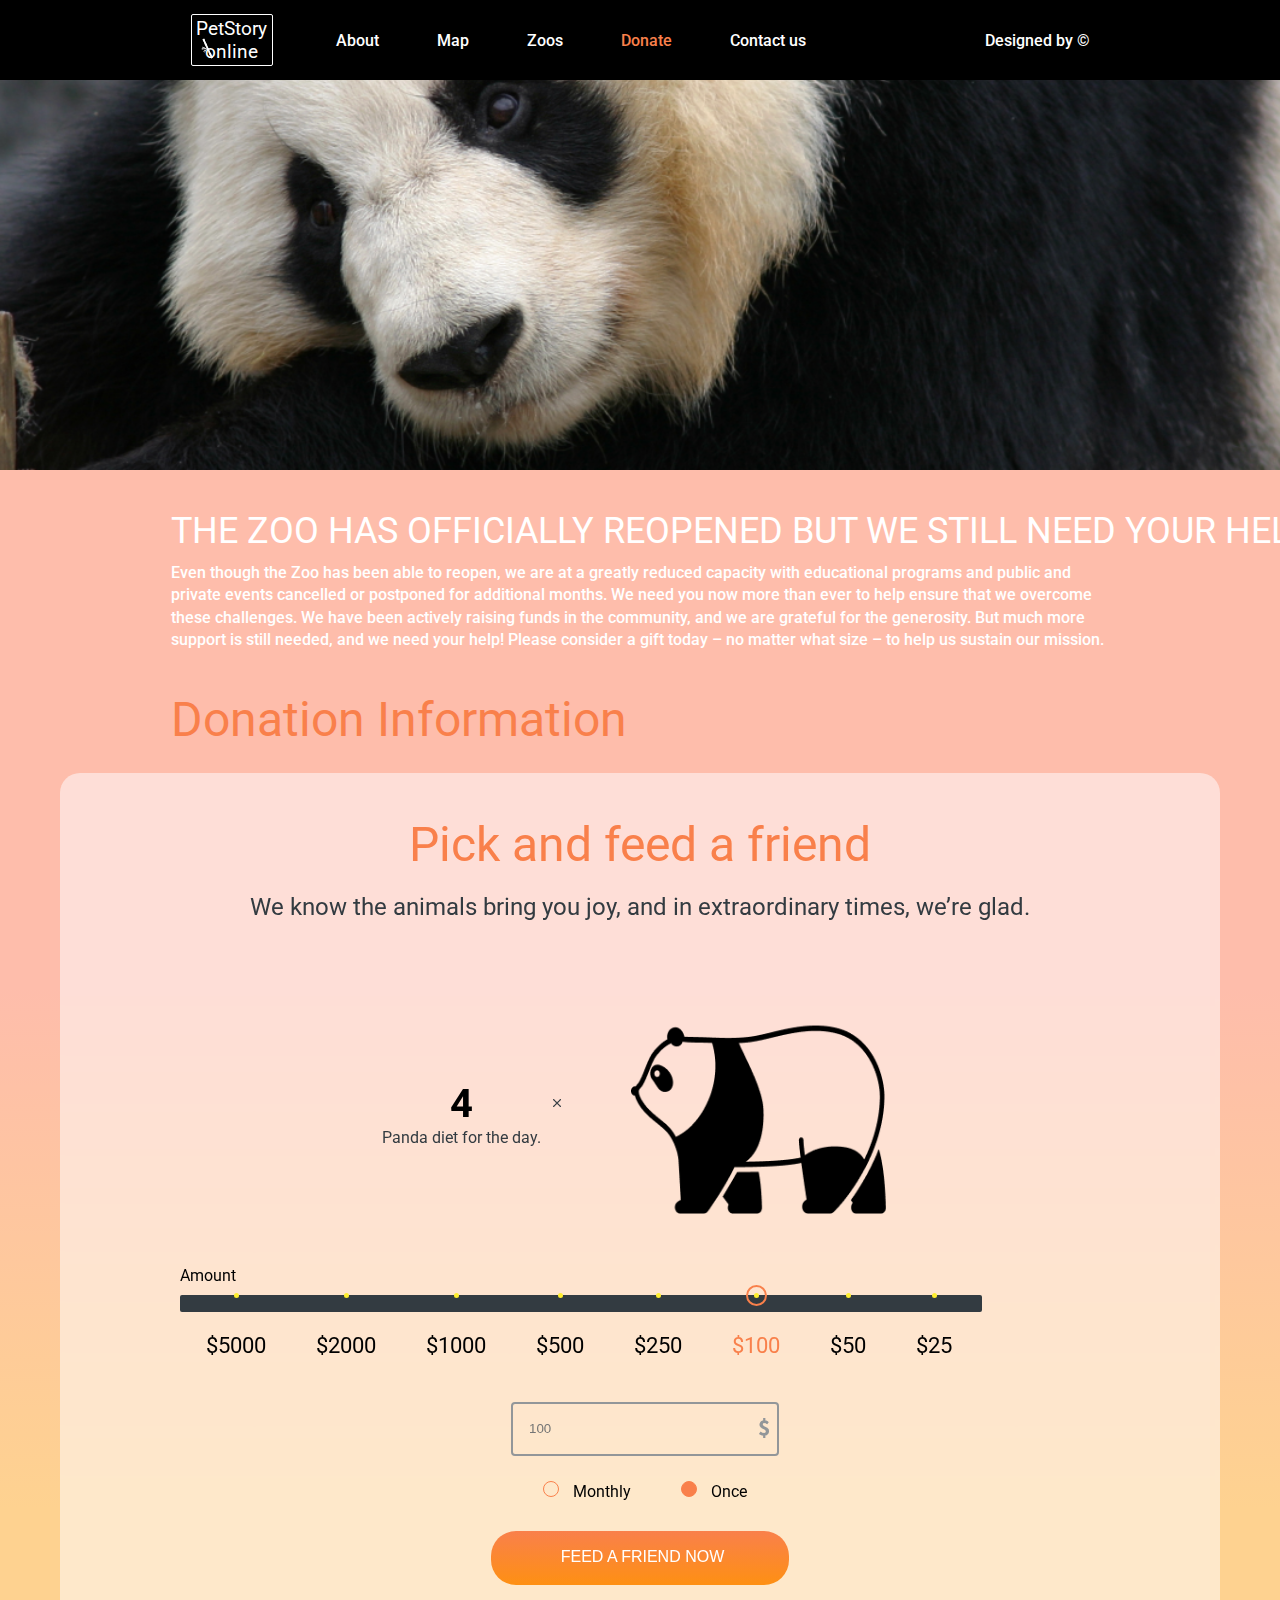
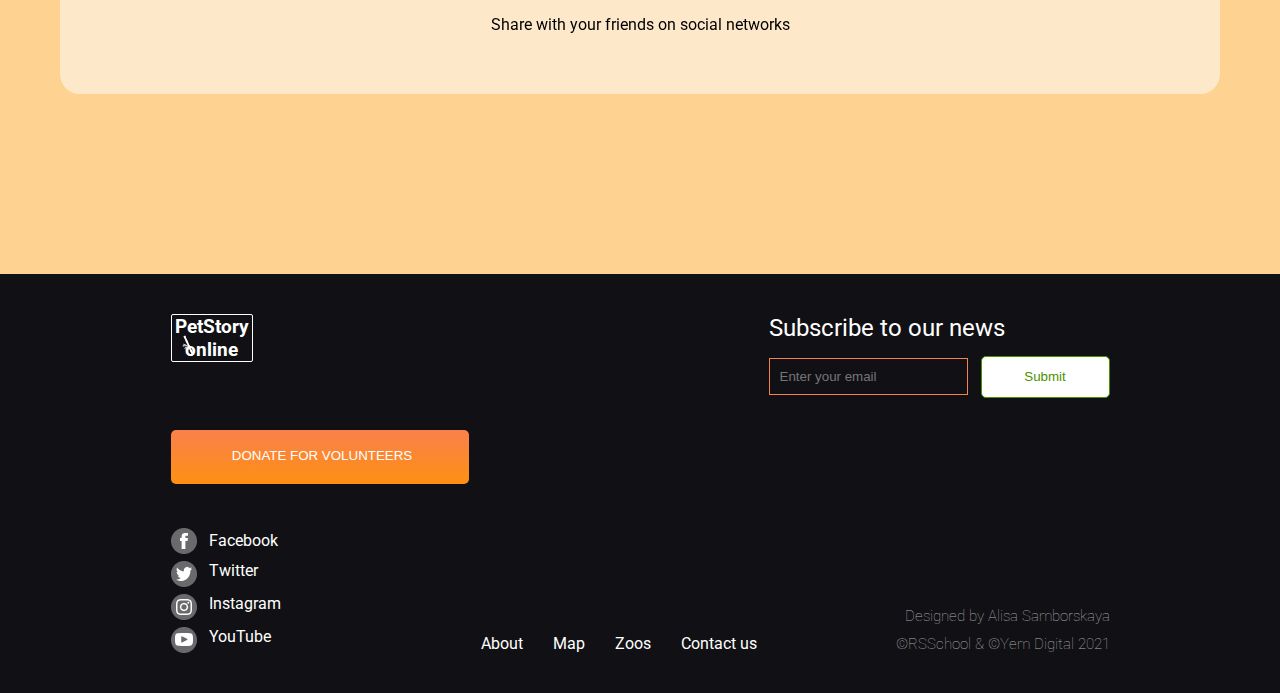
<file: pages/donate/index.html>
<!DOCTYPE html>
<html lang="en">
  <head>
    <meta charset="UTF-8" />
    <meta http-equiv="X-UA-Compatible" content="IE=edge" />
    <meta name="viewport" content="width=device-width, initial-scale=1.0" />
    <title>Zoo online - Donate</title>
    <link rel="stylesheet" href="../main/styles/style.css" />
    <link rel="stylesheet" href="./styles/style.css" />
    <script src="../main/script.js" defer></script>
    <script src="./script.js" defer></script>
  </head>
  <body>
    <div class="overlay"></div>
  <header class="navigation" id="navigation">
    <div class="navigation-wrapper">
      <a href="../main/"
        ><div class="logo">
          <h1>PetStory <span>online</span></h1>
        </div></a
      >
      <nav>
        <ul>
          <li><a href="../main/" class="nav-item">About</a></li>
          <li><a href="../map/" class="nav-item">Map</a></li>
          <li><a href="../zoos/" class="nav-item">Zoos</a></li>
          <li><a href="#" class="nav-item">Donate</a></li>
          <li><a href="../contact/" class="nav-item">Contact us</a></li>
          <li>
            <a
              href="https://www.figma.com/file/jfEFwkXVj1WRq7sUHDr8os/PetStory-online?node-id=0%3A1"
              target="_blank"
              >Designed by &copy;</a
            >
          </li>
        </ul>
      </nav>
      <div class="hamburger-menu" id="hamburger-menu">
        <span></span>
        <span></span>
        <span></span>
      </div>    </div>
    </header> 
    <aside class="hero-banner"></aside>
    <section class="donate-section">
      <div class="donate-section-text">
        <h3 class="donate-header">
          THE ZOO HAS OFFICIALLY REOPENED BUT WE STILL NEED YOUR HELP! 
        </h3>
        <p>
          Even though the Zoo has been able to reopen, we are at a greatly
          reduced capacity with educational programs and public and private
          events cancelled or postponed for additional months. We need you now
          more than ever to help ensure that we overcome these challenges. We
          have been actively raising funds in the community, and we are grateful
          for the generosity. But much more support is still needed, and we need
          your help! Please consider a gift today – no matter what size – to
          help us sustain our mission.
        </p>
        <h3 class="orange-header">Donation Information</h3>
      </div>
      <div class="salomon-square">
        <h2 class="orange-header">Pick and feed a friend</h2>
        <p class="lead">
          We know the animals bring you joy, and in extraordinary times,
            we’re glad. </p>
        <div class="panda-diet">
          <div class="amount">
            <strong>4</strong
            ><img
              class="x-icon"
              src="../../assets/icons/x_icon.png"
              alt="x icon"
            />
            <span>Panda diet for the day.</span>
          </div>
          <div class="panda">
            <img
              src="../../assets/icons/panda_widget1.png"
              alt="panda walking to west"
            />
          </div>
        </div>

        <form action="" method="POST" name="amountForm">
          <legend>Amount</legend>
          <fieldset class="donation-radio">
            <div class="wrapper desktop">
              <input
                type="radio"
                name="donation-radio"
                class="donation-radio"
                value="5000"
                id="donation-5000"
              />
              <label for="donation-5000">$5000</label>
            </div>
            <div class="wrapper desktop">
              <input
                type="radio"
                name="donation-radio"
                class="donation-radio"
                value="2000"
                id="donation-2000"
              />
              <label for="donation-2000">$2000</label>
            </div>
            <div class="wrapper desktop">
              <input
                type="radio"
                name="donation-radio"
                class="donation-radio"
                value="1000"
                id="donation-1000"
              />
              <label for="donation-1000">$1000</label>
            </div>
            <div class="wrapper">
              <input
                type="radio"
                name="donation-radio"
                class="donation-radio"
                value="500"
                id="donation-500"
              />
              <label for="donation-500">$500</label>
            </div>
            <div class="wrapper">
              <input
                type="radio"
                name="donation-radio"
                class="donation-radio"
                value="250"
                id="donation-250"
              />
              <label for="donation-250">$250</label>
            </div>
            <div class="wrapper">
              <input
                type="radio"
                name="donation-radio"
                class="donation-radio"
                value="100"
                id="donation-100"
                checked
              />
              <label for="donation-100">$100</label>
            </div>
            <div class="wrapper">
              <input
                type="radio"
                name="donation-radio"
                class="donation-radio"
                value="50"
                id="donation-50"
              />
              <label for="donation-50">$50</label>
            </div>
            <div class="wrapper">
              <input
                type="radio"
                name="donation-radio"
                class="donation-radio"
                value="25"
                id="donation-25"
              />
              <label for="donation-25">$25</label>
            </div>
          </fieldset>
          <fieldset class="amount">
            <span for="amount" class="dollar-icon">
              <input
                type="number"
                oninput="javascript: if (this.value.length > this.maxLength) this.value = this.value.slice(0, this.maxLength);"
                maxlength="4"
                placeholder="100"
                id="amount"
              />
            </span>
          </fieldset>
          <fieldset>
            <div class="radio-frequency">
              <input
                type="radio"
                name="frequency"
                value="monthly"
                class="custom-radio"
                id="monthly"
              />
              <label for="monthly" class="label-small">Monthly</label>
            </div>
            <div class="radio-frequency">
              <input
                type="radio"
                name="frequency"
                value="once"
                class="custom-radio"
                id="once"
                checked
              />
              <label for="once" class="label-small">Once</label>
            </div>
          </fieldset>
        </form>
        <a href="#"
          ><button type="button"><span>Feed a friend now</span></button></a
        >
        <span>Share with your friends on social networks</span>
      </div>
    </section>

  <footer>
      <div class="footer-wrapper">
        <div class="first-column">
          <a href="../main/index.html"
            ><div class="footer-logo">
              <h5>PetStory <span>online</span></h5>
            </div></a
          ><a href="../donate/" class="donate-link"
            ><button type="button">
              <span>Donate for volunteers</span>
            </button></a
          >
          <div class="social-media">
            <a href="https://www.facebook.com"
              ><img
                class="first-social"
                src="../../assets/icons/logos/facebook.png"
                alt="facebook logo"
            /><strong>Facebook</strong></a>
            <a href="https://www.twitter.com"
              ><img
                src="../../assets/icons/logos/twitter.png"
                alt="twitter logo"
              /><strong>Twitter</strong>
            </a>
            <a href="https://www.instagram.com"
              ><img
                src="../../assets/icons/logos/instagram.png"
                alt="instagram logo"
            /><strong>Instagram</strong></a>
            <a href="https://www.youtube.com"
              ><img
                src="../../assets/icons/logos/youtube.png"
                alt="youtube logo"
              /><strong>YouTube</strong>
            </a>
          </div>
        </div>
        <div class="second-column">
          <nav>
            <ul>
              <li><a href="../main/" class="nav-item">About</a></li>
              <li><a href="../map/" class="nav-item">Map</a></li>
              <li><a href="../zoos/" class="nav-item">Zoos</a></li>
              <li>
                <a href="../contact/" class="nav-item last-item">Contact us</a>
              </li>
            </ul>
          </nav>
        </div>
        <div class="third-column">
          <div class="newsletter">
            <form action="POST">
              <fieldset>
                <label
                  ><p>Subscribe to our news</p>
                  <input
                    type="email"
                    name="email"
                    required
                    placeholder="Enter your email"
                /></label>
                <button type="submit" class="submit-btn">Submit</button>
              </fieldset>
            </form>
          </div>
          <div class="copyrights">
            <p>Designed by <strong>Alisa Samborskaya</strong></p>
            <p>©RSSchool & ©Yem Digital 2021</p>
          </div>
        </div>
      </div>
    </footer>
    <script
      type="text/css"
      src="https://cdnjs.cloudflare.com/ajax/libs/normalize/8.0.1/normalize.min.css"
    ></script>
  </body>
</html>
</file>
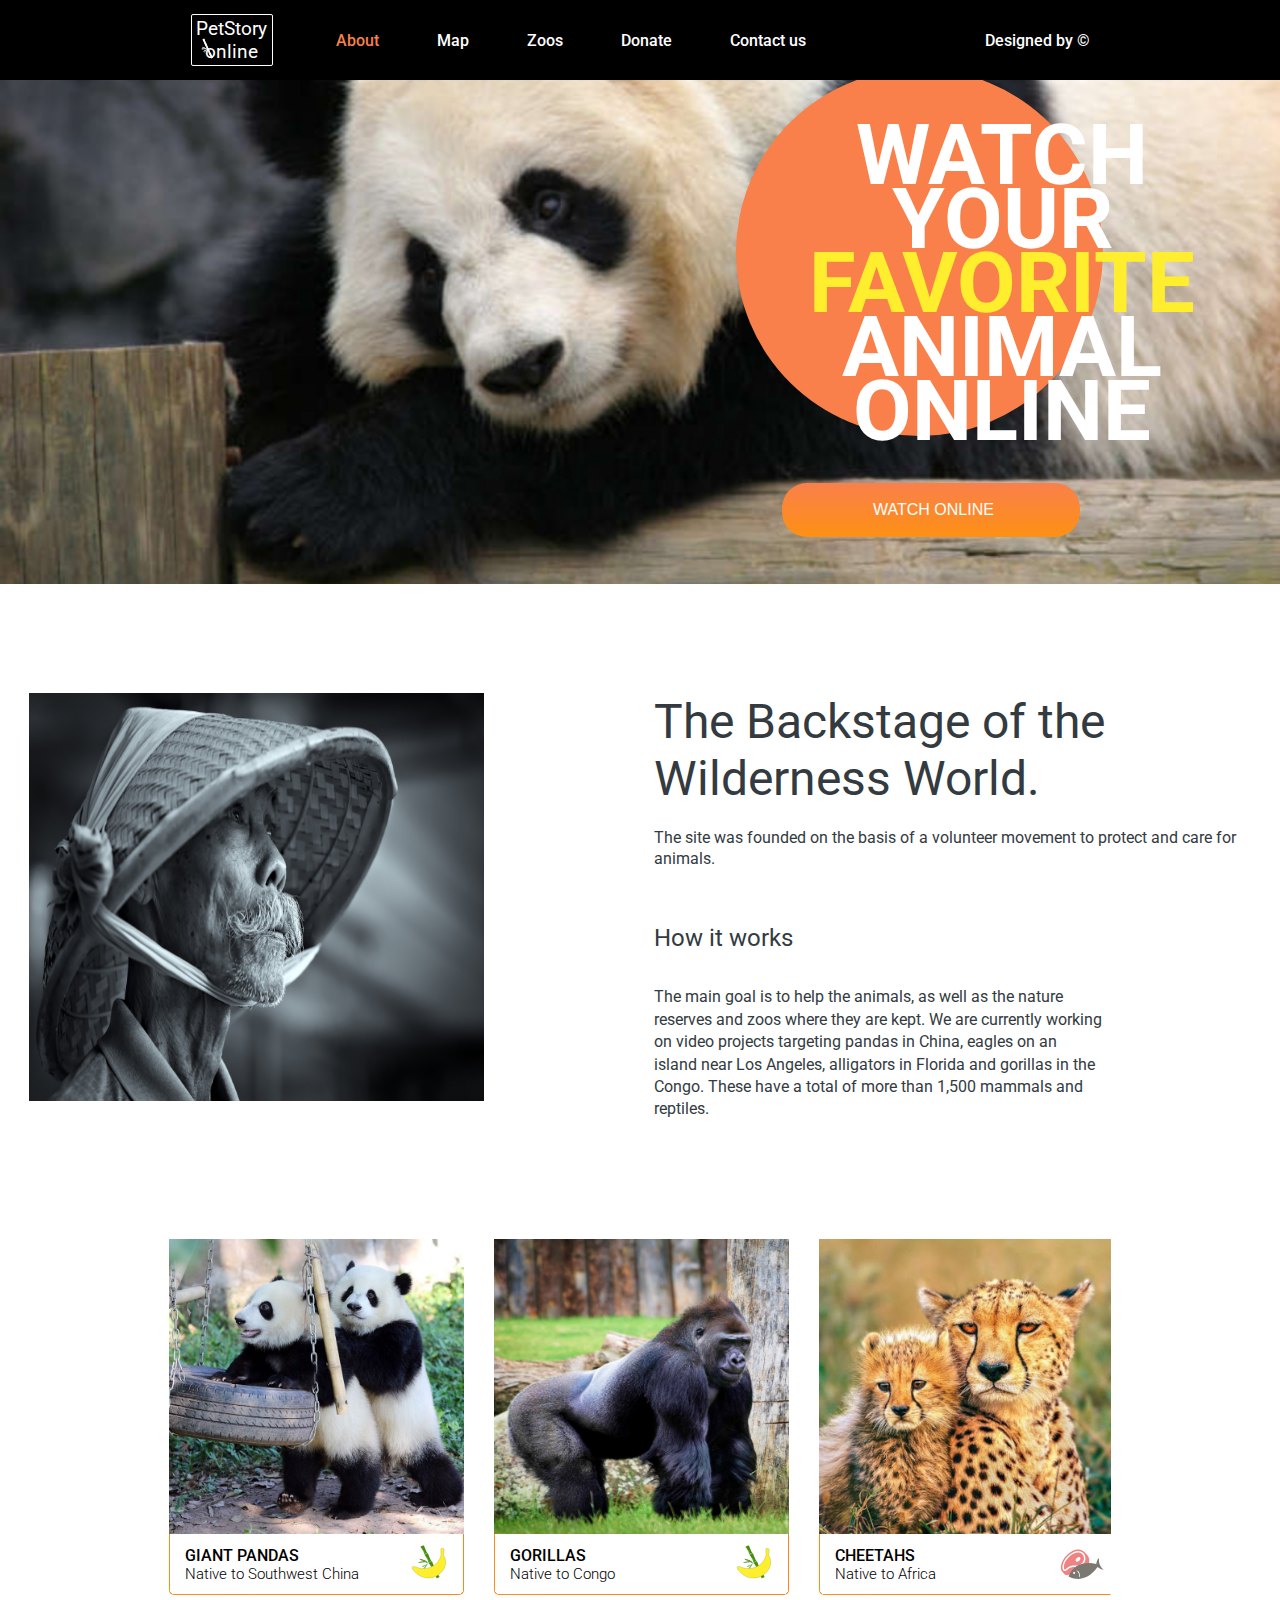
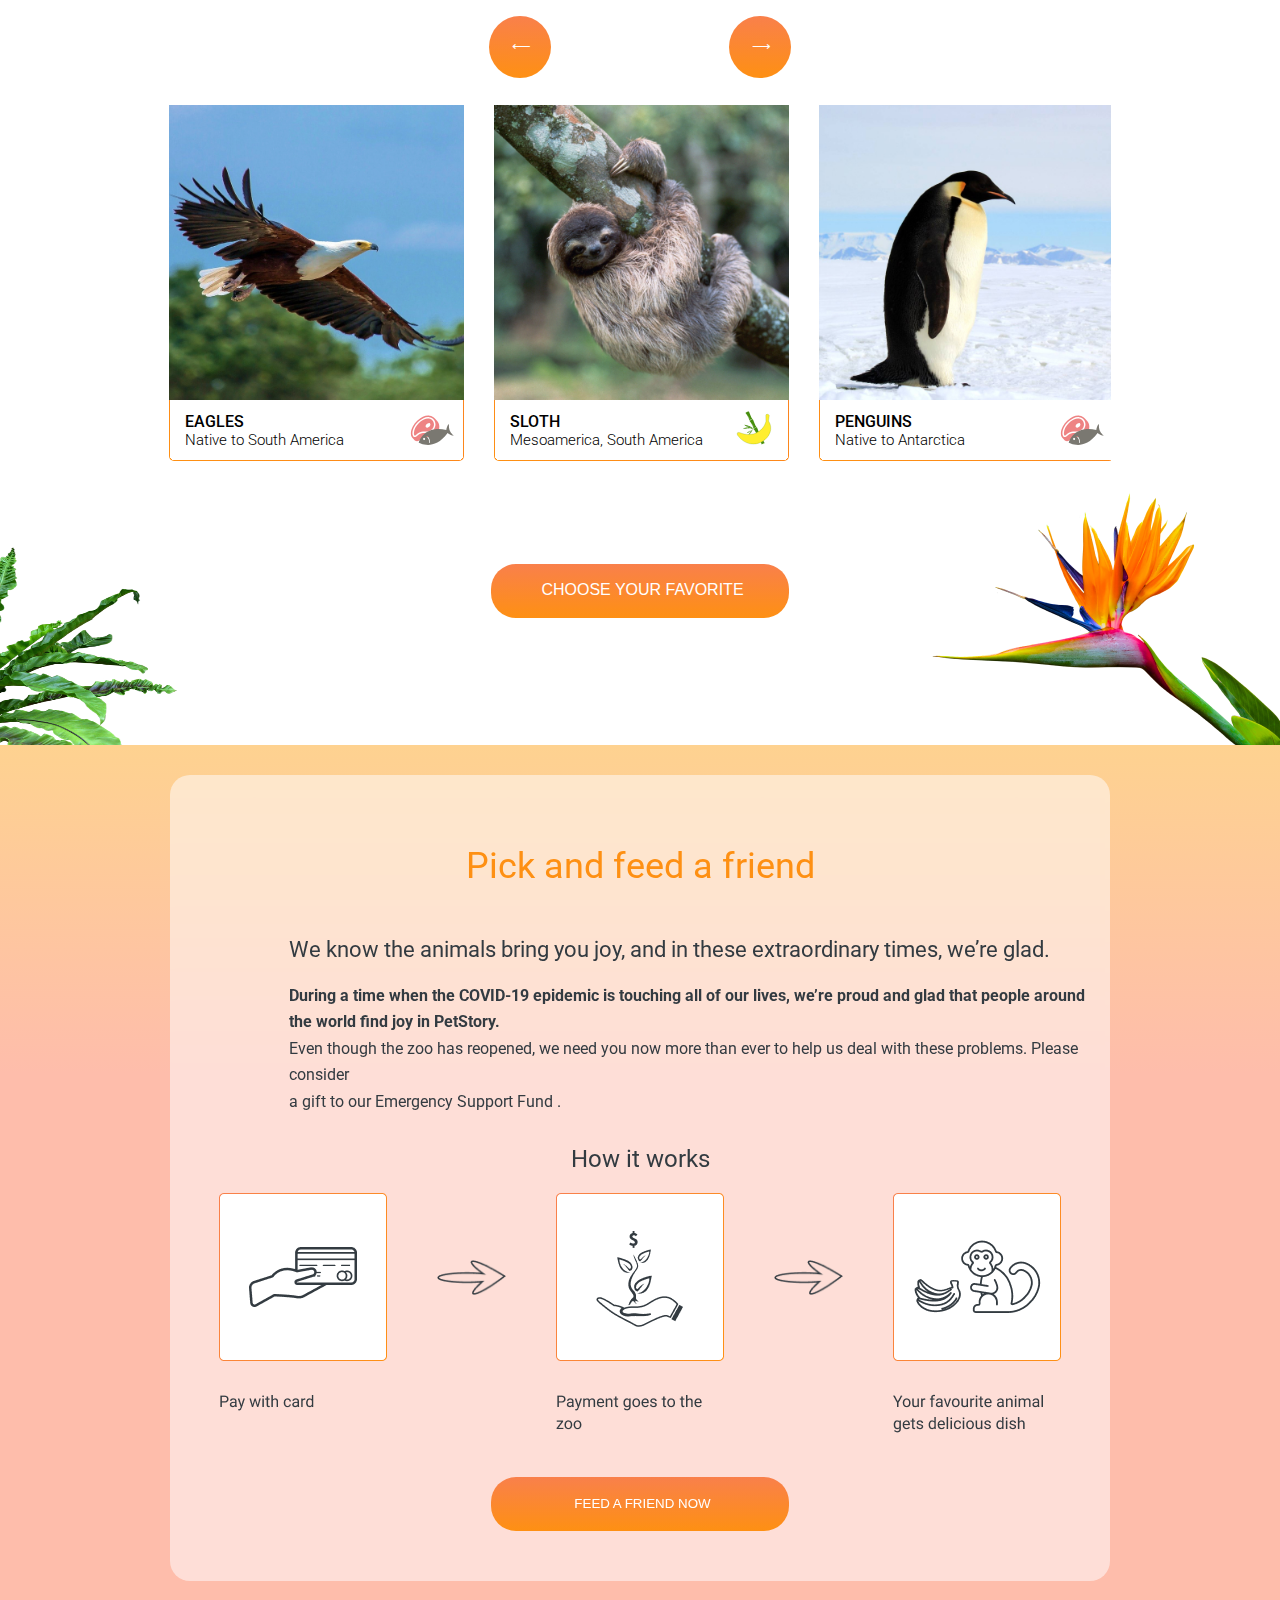
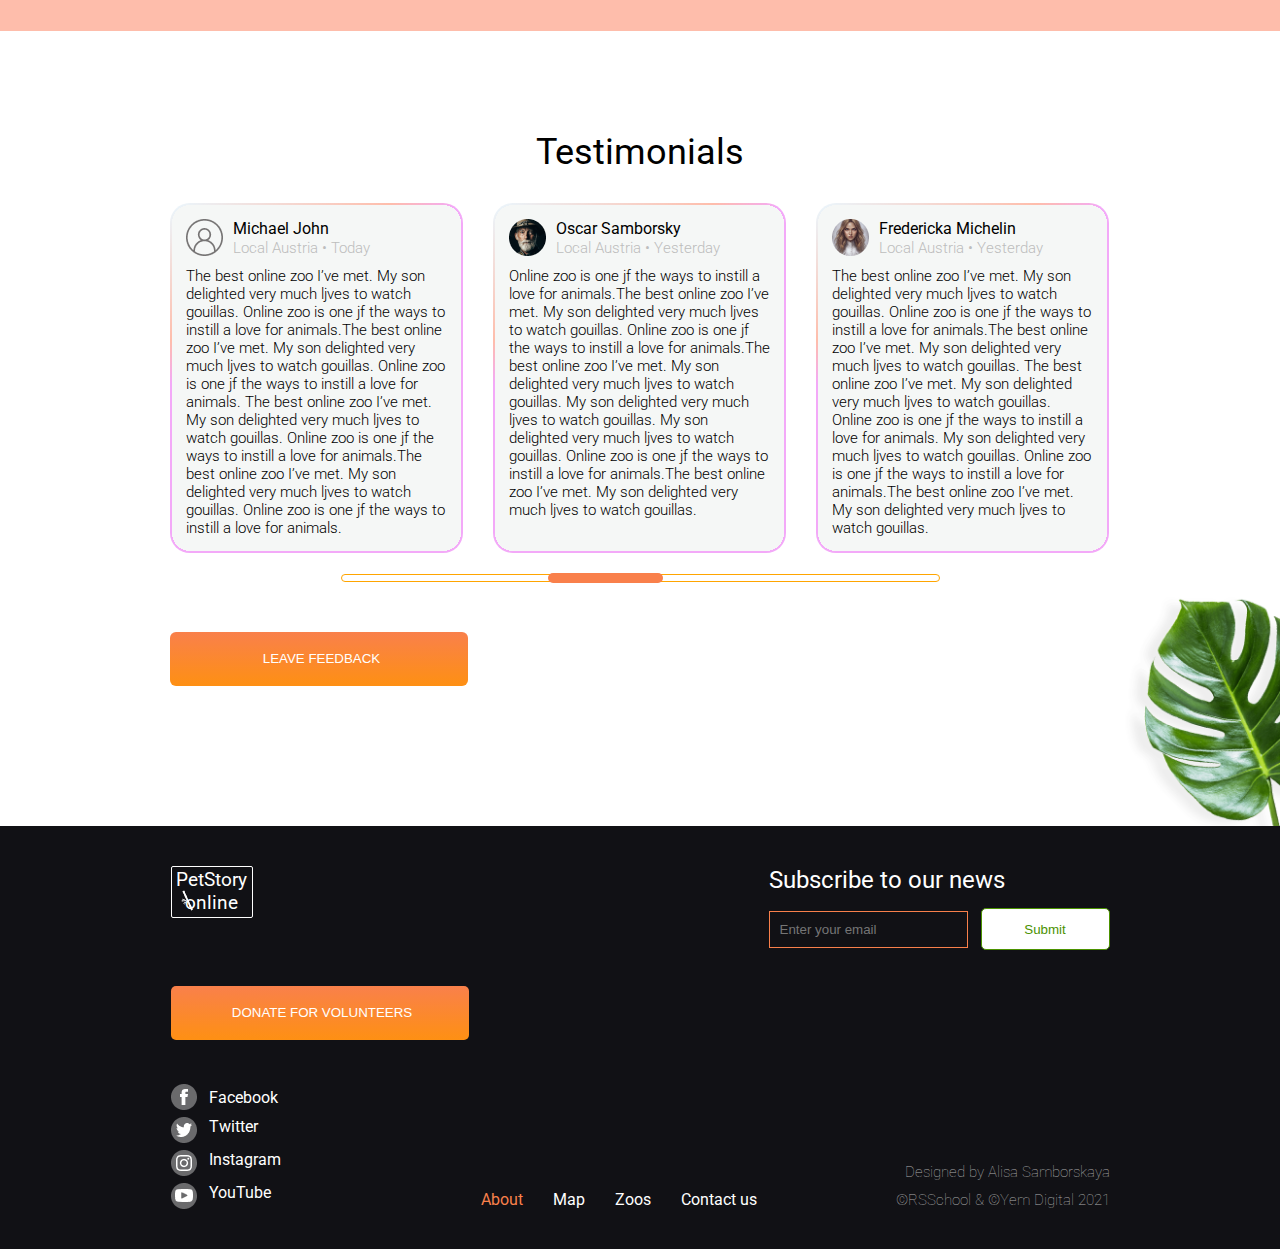
<file: pages/main/index.html>
<!DOCTYPE html>
<html lang="en">
  <head>
    <meta charset="UTF-8" />
    <meta http-equiv="X-UA-Compatible" content="IE=edge" />
    <meta name="viewport" content="width=device-width, initial-scale=1.0" />
    <title>Online Zoo - Home</title>
    <link rel="stylesheet" href="./styles/style.css" />
    <script src="./script.js" defer></script>
  </head>
  <body>
    <div class="overlay" id="overlay"></div>
    <header class="navigation" id="navigation">
      <div class="navigation-wrapper">
        <a href="#"
          ><div class="logo">
            <h1>PetStory <span>online</span></h1>
          </div></a
        >
        <nav>
          <ul>
            <li><a href="#" class="nav-item">About</a></li>
            <li><a href="../map/" class="nav-item">Map</a></li>
            <li><a href="../zoos/" class="nav-item">Zoos</a></li>
            <li><a href="../donate/" class="nav-item">Donate</a></li>
            <li><a href="../contact/" class="nav-item">Contact us</a></li>
            <li>
              <a
                href="https://www.figma.com/file/jfEFwkXVj1WRq7sUHDr8os/PetStory-online?node-id=0%3A1"
                target="_blank"
                >Designed by &copy;</a
              >
            </li>
          </ul>
        </nav>
        <div class="hamburger-menu" id="hamburger-menu">
          <span></span>
          <span></span>
          <span></span>
        </div>
      </div>
    </header>
    <main>
      <section class="favorite-animal-block">
        <div class="circle-wrapper">
          <div class="orange-circle"></div>
          <h2>
            <p>Watch</p>
            <p>your</p>
            <span>favorite</span>
            <p>animal</p>
            <p>online</p>
          </h2>
          <a href="#"
            ><button type="button"><span>Watch online</span></button></a
          >
        </div>
      </section>
      <section class="backstage-block">
        <div>
          <img
            alt="black and white portrait of the old man with a moustache wearing a bamboo cap"
            src="../../assets/images/bamboo-cap.jpg"
          />
          <article class="backstage-block-article">
            <header class="backstage-article-header">
              <h2>The Backstage of the Wilderness World.</h2>
            </header>
            <p class="backstage-article-lead">
              The site was founded on the basis of a volunteer movement to
              protect and care for animals.
            </p>
            <p class="backstage-article-subtitle">How it works</p>
            <p class="backstage-article">
              The main goal is to help the animals, as well as the nature
              reserves and zoos where they are kept. We are currently working on
              video projects targeting pandas in China, eagles on an island near
              Los Angeles, alligators in Florida and gorillas in the Congo.
              These have a total of more than 1,500 mammals and reptiles.
            </p>
          </article>
        </div>
        <img
          alt="colorful plant"
          src="../../assets/images/plants/flower_foto1.png"
          class="plant1"
        />
      </section>
      <section class="pets-block">
        <div class="carousel-pets" id="carousel-pets">
          <button class="arrow arrow-l" id="prev-pet"></button>
          <div class="pets-content" id="pets-content">
            <div class="pets-wrapper" id="corousel-pets-wrapper">
              <article class="animal-card">
                <div class="animal-image-wrapper">
                  <img
                    src="../../assets/images/animals/pandas.jpg"
                    alt="Two pandas swinging on the tire"
                  />
                </div>
                <div>
                  <div class="animal-card-desc">
                    <h4>Giant Pandas</h4>
                    <p>Native to Southwest China</p>
                  </div>
                  <img
                    src="../../assets/icons/banana-bamboo_icon.svg"
                    alt="banana icon"
                    class="food-icon"
                  />
                </div>
              </article>
              <article class="animal-card">
                <div class="animal-image-wrapper">
                  <img
                    src="../../assets/images/animals/eagle.jpg"
                    alt="Flying eagle"
                  />
                </div>
                <div>
                  <div class="animal-card-desc">
                    <h4>Eagles</h4>
                    <p>Native to South America</p>
                  </div>
                  <img
                    src="../../assets/icons/meet-fish_icon.svg"
                    alt="meat icon"
                    class="food-icon"
                  />
                </div>
              </article>
              <article class="animal-card">
                <div class="animal-image-wrapper">
                  <img
                    src="../../assets/images/animals/gorilla.jpg"
                    alt="Big black gorilla"
                  />
                </div>
                <div>
                  <div class="animal-card-desc">
                    <h4>Gorillas</h4>
                    <p>Native to Congo</p>
                  </div>
                  <img
                    src="../../assets/icons/banana-bamboo_icon.svg"
                    alt="banana icon"
                    class="food-icon"
                  />
                </div>
              </article>
              <article class="animal-card">
                <div class="animal-image-wrapper">
                  <img
                    src="../../assets/images/animals/sloth.jpg"
                    alt="Sloth hanging on the branch."
                  />
                </div>
                <div class="animal-image-wrapper"></div>
                <div>
                  <div class="animal-card-desc">
                    <h4>Sloth</h4>
                    <p>Mesoamerica, South America</p>
                  </div>
                  <img
                    src="../../assets/icons/banana-bamboo_icon.svg"
                    alt="banana icon"
                    class="food-icon"
                  />
                </div>
              </article>
              <article class="animal-card">
                <div class="animal-image-wrapper">
                  <img
                    src="../../assets/images/animals/cheetahs.jpg"
                    alt="Mom cheetah and a little cheetah."
                  />
                </div>
                <div>
                  <div class="animal-card-desc">
                    <h4>Cheetahs</h4>
                    <p>Native to Africa</p>
                  </div>
                  <img
                    src="../../assets/icons/meet-fish_icon.svg"
                    alt="meat icon"
                    class="food-icon"
                  />
                </div>
              </article>
              <article class="animal-card">
                <div class="animal-image-wrapper">
                  <img
                    src="../../assets/images/animals/pinguin.jpg"
                    alt="Penguin in the ice scenery."
                  />
                </div>
                <div>
                  <div class="animal-card-desc">
                    <h4>Penguins</h4>
                    <p>Native to Antarctica</p>
                  </div>
                  <img
                    src="../../assets/icons/meet-fish_icon.svg"
                    alt="meat icon"
                    class="food-icon"
                  />
                </div>
              </article>
              <article class="animal-card sm-md aligator">
                <div class="animal-image-wrapper">
                  <img
                    src="../../assets/images/animals/aligator.png"
                    alt="Aligator in the water."
                  />
                </div>
                <div>
                  <div class="animal-card-desc">
                    <h4>Aligators</h4>
                    <p>Native to Southeastern United States</p>
                  </div>
                  <img
                    src="../../assets/icons/meet-fish_icon.svg"
                    alt="meat icon"
                    class="food-icon"
                  />
                </div>
              </article>
              <!--New slides -->
              <article class="animal-card">
                <div class="animal-image-wrapper">
                  <img
                    src="../../assets/images/animals/alpaca-dusan-veverkolog-unsplash.jpg"
                    alt="Alpaca."
                  />
                </div>
                <div class="animal-image-wrapper"></div>
                <div>
                  <div class="animal-card-desc">
                    <h4>Alpaca</h4>
                    <p>Mesoamerica, South America</p>
                  </div>
                  <img
                    src="../../assets/icons/banana-bamboo_icon.svg"
                    alt="banana icon"
                    class="food-icon"
                  />
                </div>
              </article>
              <article class="animal-card">
                <div class="animal-image-wrapper">
                  <img
                    src="../../assets/images/animals/zebra-janosch-diggelmann-unsplash.jpg"
                    alt="Alpaca."
                  />
                </div>
                <div class="animal-image-wrapper"></div>
                <div>
                  <div class="animal-card-desc">
                    <h4>Zebra</h4>
                    <p>Mesoamerica, Africa</p>
                  </div>
                  <img
                    src="../../assets/icons/banana-bamboo_icon.svg"
                    alt="banana icon"
                    class="food-icon"
                  />
                </div>
              </article>
              <article class="animal-card">
                <div class="animal-image-wrapper">
                  <img
                    src="../../assets/images/animals/white-tiger-kar-ming-moo-unsplash.jpg"
                    alt="Alpaca."
                  />
                </div>
                <div class="animal-image-wrapper"></div>
                <div>
                  <div class="animal-card-desc">
                    <h4>White Tiger</h4>
                    <p>Mesoamerica, South America</p>
                  </div>
                  <img
                    src="../../assets/icons/meet-fish_icon.svg"
                    alt="meat icon"
                    class="food-icon"
                  />
                </div>
              </article>
              <article class="animal-card">
                <div class="animal-image-wrapper">
                  <img
                    src="../../assets/images/animals/turtle-dusan-veverkolog-unsplash.jpg"
                    alt="Turtle."
                  />
                </div>
                <div class="animal-image-wrapper"></div>
                <div>
                  <div class="animal-card-desc">
                    <h4>Turtle</h4>
                    <p>Mesoamerica, South America</p>
                  </div>
                  <img
                    src="../../assets/icons/banana-bamboo_icon.svg"
                    alt="banana icon"
                    class="food-icon"
                  />
                </div>
              </article>
              <article class="animal-card">
                <div class="animal-image-wrapper">
                  <img
                    src="../../assets/images/animals/tiger-jan-rey-gaitera-unsplash.jpg"
                    alt="Tiger."
                  />
                </div>
                <div class="animal-image-wrapper"></div>
                <div>
                  <div class="animal-card-desc">
                    <h4>Tiger</h4>
                    <p>Mesoamerica, South America</p>
                  </div>
                  <img
                    src="../../assets/icons/meet-fish_icon.svg"
                    alt="meat icon"
                    class="food-icon"
                  />
                </div>
              </article>
              <article class="animal-card">
                <div class="animal-image-wrapper">
                  <img
                    src="../../assets/images/animals/meerkat-daniel-pelaez-unsplash.jpg"
                    alt="Meerkat."
                  />
                </div>
                <div class="animal-image-wrapper"></div>
                <div>
                  <div class="animal-card-desc">
                    <h4>Meerkat</h4>
                    <p>Mesoamerica, South America</p>
                  </div>
                  <img
                    src="../../assets/icons/meet-fish_icon.svg"
                    alt="meat icon"
                    class="food-icon"
                  />
                </div>
              </article>
              <article class="animal-card">
                <div class="animal-image-wrapper">
                  <img
                    src="../../assets/images/animals/lion-nick-karvounis-unsplash.jpg"
                    alt="Lion."
                  />
                </div>
                <div class="animal-image-wrapper"></div>
                <div>
                  <div class="animal-card-desc">
                    <h4>Lion</h4>
                    <p>Mesoamerica, Africa</p>
                  </div>
                  <img
                    src="../../assets/icons/meet-fish_icon.svg"
                    alt="banana icon"
                    class="food-icon"
                  />
                </div>
              </article>
              <article class="animal-card">
                <div class="animal-image-wrapper">
                  <img
                    src="../../assets/images/animals/koala-bear-debra-fisher-unsplash.jpg"
                    alt="Koala bear."
                  />
                </div>
                <div class="animal-image-wrapper"></div>
                <div>
                  <div class="animal-card-desc">
                    <h4>Koala Bear</h4>
                    <p>Mesoamerica, Australia</p>
                  </div>
                  <img
                    src="../../assets/icons/banana-bamboo_icon.svg"
                    alt="banana icon"
                    class="food-icon"
                  />
                </div>
              </article>
              <article class="animal-card">
                <div class="animal-image-wrapper">
                  <img
                    src="../../assets/images/animals/kangaroo-josh-appel-unsplash.jpg"
                    alt="Kangaroo."
                  />
                </div>
                <div class="animal-image-wrapper"></div>
                <div>
                  <div class="animal-card-desc">
                    <h4>Kangaroo</h4>
                    <p>Mesoamerica, Australia</p>
                  </div>
                  <img
                    src="../../assets/icons/banana-bamboo_icon.svg"
                    alt="banana icon"
                    class="food-icon"
                  />
                </div>
              </article>
              <article class="animal-card">
                <div class="animal-image-wrapper">
                  <img
                    src="../../assets/images/animals/hippo-dusan-veverkolog-unsplash.jpg"
                    alt="Hippo"
                  />
                </div>
                <div class="animal-image-wrapper"></div>
                <div>
                  <div class="animal-card-desc">
                    <h4>Hippo</h4>
                    <p>Mesoamerica, Africa</p>
                  </div>
                  <img
                    src="../../assets/icons/banana-bamboo_icon.svg"
                    alt="banana icon"
                    class="food-icon"
                  />
                </div>
              </article>
              <article class="animal-card">
                <div class="animal-image-wrapper">
                  <img
                    src="../../assets/images/animals/giraffe-nikolay-tchaouchev-unsplash.jpg"
                    alt="Giraffe."
                  />
                </div>
                <div class="animal-image-wrapper"></div>
                <div>
                  <div class="animal-card-desc">
                    <h4>Giraffe</h4>
                    <p>Madagaskar, Africa</p>
                  </div>
                  <img
                    src="../../assets/icons/banana-bamboo_icon.svg"
                    alt="banana icon"
                    class="food-icon"
                  />
                </div>
              </article>
              <article class="animal-card">
                <div class="animal-image-wrapper">
                  <img
                    src="../../assets/images/animals/flamings-prady-unsplash.jpg"
                    alt="Flamings"
                  />
                </div>
                <div class="animal-image-wrapper"></div>
                <div>
                  <div class="animal-card-desc">
                    <h4>Flamings</h4>
                    <p>Mesoamerica, South America</p>
                  </div>
                  <img
                    src="../../assets/icons/meet-fish_icon.svg"
                    alt="meat icon"
                    class="food-icon"
                  />
                </div>
              </article>
              <article class="animal-card">
                <div class="animal-image-wrapper">
                  <img
                    src="../../assets/images/animals/elephant-janosch-diggelmann-unsplash.jpg"
                    alt="Elephant."
                  />
                </div>
                <div class="animal-image-wrapper"></div>
                <div>
                  <div class="animal-card-desc">
                    <h4>Elephant</h4>
                    <p>Mesoamerica, Africa</p>
                  </div>
                  <img
                    src="../../assets/icons/banana-bamboo_icon.svg"
                    alt="banana icon"
                    class="food-icon"
                  />
                </div>
              </article>
              <article class="animal-card">
                <div class="animal-image-wrapper">
                  <img
                    src="../../assets/images/animals/bear-mark-basarab-unsplash.jpg"
                    alt="Brown Bear."
                  />
                </div>
                <div class="animal-image-wrapper"></div>
                <div>
                  <div class="animal-card-desc">
                    <h4>Brown Bear</h4>
                    <p>Mesoamerica, Asia</p>
                  </div>
                  <img
                    src="../../assets/icons/banana-bamboo_icon.svg"
                    alt="banana icon"
                    class="food-icon"
                  />
                  <img
                    src="../../assets/icons/meet-fish_icon.svg"
                    alt="meat icon"
                    class="food-icon"
                  />
                </div>
              </article>
              <article class="animal-card">
                <div class="animal-image-wrapper">
                  <img
                    src="../../assets/images/animals/baboon-y-s-unsplash.jpg"
                    alt="Baboon."
                  />
                </div>
                <div class="animal-image-wrapper"></div>
                <div>
                  <div class="animal-card-desc">
                    <h4>Baboon</h4>
                    <p>Mesoamerica, South America</p>
                  </div>
                  <img
                    src="../../assets/icons/banana-bamboo_icon.svg"
                    alt="banana icon"
                    class="food-icon"
                  />
                  <img
                    src="../../assets/icons/meet-fish_icon.svg"
                    alt="meat icon"
                    class="food-icon"
                  />
                </div>
              </article>
              <article class="animal-card">
                <div class="animal-image-wrapper">
                  <img
                    src="../../assets/images/animals/wolf-marc-olivier-unsplash.jpg"
                    alt="Wolf."
                  />
                </div>
                <div class="animal-image-wrapper"></div>
                <div>
                  <div class="animal-card-desc">
                    <h4>Wolf</h4>
                    <p>Mesoamerica, South America</p>
                  </div>
                  <img
                    src="../../assets/icons/meet-fish_icon.svg"
                    alt="meat icon"
                    class="food-icon"
                  />
                </div>
              </article>
              <article class="animal-card">
                <div class="animal-image-wrapper">
                  <img
                    src="../../assets/images/animals/gazelle-michael-meyer-unsplash.jpg"
                    alt="Gazelle."
                  />
                </div>
                <div class="animal-image-wrapper"></div>
                <div>
                  <div class="animal-card-desc">
                    <h4>Gazelle</h4>
                    <p>Mesoamerica, South Africa</p>
                  </div>
                  <img
                    src="../../assets/icons/banana-bamboo_icon.svg"
                    alt="banana icon"
                    class="food-icon"
                  />
                </div>
              </article>
              <article class="animal-card">
                <div class="animal-image-wrapper">
                  <img
                    src="../../assets/images/animals/boa-snake-jan-kopriva-unsplash.jpg"
                    alt="Boa Snake."
                  />
                </div>
                <div class="animal-image-wrapper"></div>
                <div>
                  <div class="animal-card-desc">
                    <h4>Boa Snake</h4>
                    <p>Mesoamerica, South America</p>
                  </div>
                  <img
                    src="../../assets/icons/meet-fish_icon.svg"
                    alt="meat icon"
                    class="food-icon"
                  />
                </div>
              </article>
              <article class="animal-card">
                <div class="animal-image-wrapper">
                  <img
                    src="../../assets/images/animals/polar-bear-matthew-unsplash.jpg"
                    alt="Polar Bear."
                  />
                </div>
                <div class="animal-image-wrapper"></div>
                <div>
                  <div class="animal-card-desc">
                    <h4>Polar Bear</h4>
                    <p>Antarctica</p>
                  </div>
                  <img
                    src="../../assets/icons/meet-fish_icon.svg"
                    alt="meat icon"
                    class="food-icon"
                  />
                </div>
              </article>
              <article class="animal-card">
                <div class="animal-image-wrapper">
                  <img
                    src="../../assets/images/animals/rhinoceroses-sarah-stockman-unsplash.jpg"
                    alt="Rhinoceros."
                  />
                </div>
                <div class="animal-image-wrapper"></div>
                <div>
                  <div class="animal-card-desc">
                    <h4>Rhinoceros</h4>
                    <p>Mesoamerica, South Africa</p>
                  </div>
                  <img
                    src="../../assets/icons/banana-bamboo_icon.svg"
                    alt="banana icon"
                    class="food-icon"
                  />
                </div>
              </article>
              <article class="animal-card">
                <div class="animal-image-wrapper">
                  <img
                    src="../../assets/images/animals/otter-david-groves-unsplash.jpg"
                    alt="Otter."
                  />
                </div>
                <div class="animal-image-wrapper"></div>
                <div>
                  <div class="animal-card-desc">
                    <h4>Otter</h4>
                    <p>Mesoamerica, South Africa</p>
                  </div>
                  <img
                    src="../../assets/icons/banana-bamboo_icon.svg"
                    alt="banana icon"
                    class="food-icon"
                  />
                </div>
              </article>
              <article class="animal-card">
                <div class="animal-image-wrapper">
                  <img
                    src="../../assets/images/animals/fenec-pawel-czerwinski-unsplash.jpg"
                    alt="Fenec."
                  />
                </div>
                <div class="animal-image-wrapper"></div>
                <div>
                  <div class="animal-card-desc">
                    <h4>Fenec</h4>
                    <p>Antarctica</p>
                  </div>
                  <img
                    src="../../assets/icons/meet-fish_icon.svg"
                    alt="meat icon"
                    class="food-icon"
                  />
                </div>
              </article>
              <article class="animal-card">
                <div class="animal-image-wrapper">
                  <img
                    src="../../assets/images/animals/owl-dusan-veverkolog-unsplash.jpg"
                    alt="Owl."
                  />
                </div>
                <div class="animal-image-wrapper"></div>
                <div>
                  <div class="animal-card-desc">
                    <h4>Owl</h4>
                    <p>Antarctica</p>
                  </div>
                  <img
                    src="../../assets/icons/meet-fish_icon.svg"
                    alt="meat icon"
                    class="food-icon"
                  />
                </div>
              </article>
              <article class="animal-card">
                <div class="animal-image-wrapper">
                  <img
                    src="../../assets/images/animals/capybara-dusan-vever-unsplash.jpg"
                    alt="Cabybara."
                  />
                </div>
                <div class="animal-image-wrapper"></div>
                <div>
                  <div class="animal-card-desc">
                    <h4>Capybara</h4>
                    <p>Mesoamerica, South Africa</p>
                  </div>
                  <img
                    src="../../assets/icons/banana-bamboo_icon.svg"
                    alt="banana icon"
                    class="food-icon"
                  />
                </div>
              </article>
              <article class="animal-card">
                <div class="animal-image-wrapper">
                  <img
                    src="../../assets/images/animals/brown-goat-dusan-veverkolog-unsplash.jpg"
                    alt="Brown goat."
                  />
                </div>
                <div class="animal-image-wrapper"></div>
                <div>
                  <div class="animal-card-desc">
                    <h4>Brown Goat</h4>
                    <p>Mesoamerica, South Asia</p>
                  </div>
                  <img
                    src="../../assets/icons/banana-bamboo_icon.svg"
                    alt="banana icon"
                    class="food-icon"
                  />
                </div>
              </article>
              <article class="animal-card">
                <div class="animal-image-wrapper">
                  <img
                    src="../../assets/images/animals/parrot-chris-leipelt-unsplash.jpg"
                    alt="Parrot."
                  />
                </div>
                <div class="animal-image-wrapper"></div>
                <div>
                  <div class="animal-card-desc">
                    <h4>Parrot</h4>
                    <p>Columbia, South America</p>
                  </div>
                  <img
                    src="../../assets/icons/banana-bamboo_icon.svg"
                    alt="banana icon"
                    class="food-icon"
                  />
                </div>
              </article>
              <article class="animal-card">
                <div class="animal-image-wrapper">
                  <img
                    src="../../assets/images/animals/lemur-jason-an-unsplash.jpg"
                    alt="Lemur."
                  />
                </div>
                <div class="animal-image-wrapper"></div>
                <div>
                  <div class="animal-card-desc">
                    <h4>Lemur</h4>
                    <p>Madagaskar</p>
                  </div>
                  <img
                    src="../../assets/icons/banana-bamboo_icon.svg"
                    alt="banana icon"
                    class="food-icon"
                  />
                </div>
              </article>
              <article class="animal-card">
                <div class="animal-image-wrapper">
                  <img
                    src="../../assets/images/animals/red-panda-valentin-petkov-unsplash.jpg"
                    alt="Brown goat."
                  />
                </div>
                <div class="animal-image-wrapper"></div>
                <div>
                  <div class="animal-card-desc">
                    <h4>Red Panda</h4>
                    <p>China, West Asia</p>
                  </div>
                  <img
                    src="../../assets/icons/banana-bamboo_icon.svg"
                    alt="banana icon"
                    class="food-icon"
                  />
                </div>
              </article>
              <article class="animal-card">
                <div class="animal-image-wrapper">
                  <img
                    src="../../assets/images/animals/deer-benjamin-raffetseder-unsplash.jpg"
                    alt="Deer."
                  />
                </div>
                <div class="animal-image-wrapper"></div>
                <div>
                  <div class="animal-card-desc">
                    <h4>Deer</h4>
                    <p>Mesoamerica, South Asia</p>
                  </div>
                  <img
                    src="../../assets/icons/banana-bamboo_icon.svg"
                    alt="banana icon"
                    class="food-icon"
                  />
                </div>
              </article>
              <!-- **** -->
            </div>
          </div>
          <button class="arrow arrow-r" id="next-pet"></button>
        </div>
        <img
          src="../../assets/images/plants/palm_foto.png"
          alt="palm"
          class="plant2"
        />
        <a
          ><button type="button" class="pets-button">
            <span>Choose your favorite</span>
          </button></a
        >
        <img
          src="../../assets/images/plants/strelitzia 1.png"
          alt="strelitzia plant"
          class="plant3"
        />
      </section>
      <section class="pick-and-feed-a-friend">
        <div class="salomon-wrapper">
          <h3 class="orange-header">Pick and feed a friend</h3>
          <div class="pick-and-feed-text">
            <p class="lead">
              We know the animals bring you joy, and in these extraordinary
              times, we’re glad.
            </p>
            <strong
              >During a time when the COVID-19 epidemic is touching all of our
              lives, we’re proud and glad that people around the world find joy
              in PetStory.</strong
            >
            <p>
              Even though the zoo has reopened, we need you now more than ever
              to help us deal with these problems. Please consider
            </p>
            <p>
              a gift to our <a href="../donate/">Emergency Support Fund </a>.
            </p>
          </div>
          <h4>How it works</h4>
          <div class="icons-and-arrows-container">
            <div class="green-arrows-container">
              <img
                src="../../assets/icons/green-arrow.png"
                alt="arrow right"
                class="green-arrow"
              />
              <img
                src="../../assets/icons/green-arrow.png"
                alt="arrow right"
                class="green-arrow"
              />
            </div>
            <div class="instructions">
              <img
                src="../../assets/icons/pay-with-card.png"
                alt="card paid icon"
              />
              <img
                src="../../assets/icons/Arrow-right.png"
                alt="arrow right"
                class="arrow"
              />
              <img
                src="../../assets/icons/zoo-donation.png"
                alt="Payment goes to the zoo icon"
              />
              <img
                src="../../assets/icons/Arrow-right.png"
                alt="arrow right"
                class="arrow"
              />
              <img
                src="../../assets/icons/feed-animal.png"
                alt="Your favourite animas gets delicious dish"
              />
            </div>
          </div>
          <a href="#"
            ><button type="button"><span>Feed a friend now</span></button></a
          >
        </div>
      </section>
      <section class="testimonials-block">
        <div class="testimonials-wrapper">
          <h3>Testimonials</h3>
          <div class="testimonials-container" id="testimonials-container">
            <div class="testimonials-carousel" id="testimonials-carousel">
              <div class="testimonials-articles" id="testimonials-articles">
                <article class="testimonial-card" id="testimonial-1">
                  <div class="testimonials-articles_header">
                    <img
                      src="../../assets/icons/user_icon.png"
                      alt="user icon placeholder"
                    />
                    <div>
                      <h4>Michael John</h4>
                      <span>Local Austria • Today</span>
                    </div>
                  </div>
                  <p>
                    The best online zoo I’ve met. My son delighted very much
                    ljves to watch gouillas. Online zoo is one jf the ways to
                    instill a love for animals.The best online zoo I’ve met. My
                    son delighted very much ljves to watch gouillas. Online zoo
                    is one jf the ways to instill a love for animals. The best
                    online zoo I’ve met. My son delighted very much ljves to
                    watch gouillas. Online zoo is one jf the ways to instill a
                    love for animals.The best online zoo I’ve met. My son
                    delighted very much ljves to watch gouillas. Online zoo is
                    one jf the ways to instill a love for animals.
                  </p>
                </article>
                <article class="testimonial-card desktop" id="testimonial-2">
                  <div class="testimonials-articles_header">
                    <img
                      src="../../assets/icons/user_icon2.png"
                      alt="user icon man"
                    />
                    <div>
                      <h4>Oscar Samborsky</h4>
                      <span>Local Austria • Yesterday</span>
                    </div>
                  </div>
                  <p>
                    Online zoo is one jf the ways to instill a love for
                    animals.The best online zoo I’ve met. My son delighted very
                    much ljves to watch gouillas. Online zoo is one jf the ways
                    to instill a love for animals.The best online zoo I’ve met.
                    My son delighted very much ljves to watch gouillas. My son
                    delighted very much ljves to watch gouillas. My son
                    delighted very much ljves to watch gouillas. Online zoo is
                    one jf the ways to instill a love for animals.The best
                    online zoo I’ve met. My son delighted very much ljves to
                    watch gouillas.
                  </p>
                </article>
                <article class="testimonial-card" id="testimonial-3">
                  <div class="testimonials-articles_header">
                    <img
                      src="../../assets/icons/user_icon3.png"
                      alt="user icon woman"
                    />
                    <div>
                      <h4>Fredericka Michelin</h4>
                      <span>Local Austria • Yesterday</span>
                    </div>
                  </div>
                  <p>
                    The best online zoo I’ve met. My son delighted very much
                    ljves to watch gouillas. Online zoo is one jf the ways to
                    instill a love for animals.The best online zoo I’ve met. My
                    son delighted very much ljves to watch gouillas. The best
                    online zoo I’ve met. My son delighted very much ljves to
                    watch gouillas. Online zoo is one jf the ways to instill a
                    love for animals. My son delighted very much ljves to watch
                    gouillas. Online zoo is one jf the ways to instill a love
                    for animals.The best online zoo I’ve met. My son delighted
                    very much ljves to watch gouillas.
                  </p>
                </article>
                <article class="testimonial-card" id="testimonial-4">
                  <div class="testimonials-articles_header">
                    <img
                      src="../../assets/icons/user_icon4.png"
                      alt="user icon man"
                    />
                    <div>
                      <h4>Mila Riksha</h4>
                      <span>Local Austria • Yesterday</span>
                    </div>
                  </div>
                  <p>
                    My son delighted very much ljves to watch gouillas. Online
                    zoo is one jf the ways to instill a love for animals.The
                    best online zoo I’ve met. My son delighted very much ljves
                    to watch gouillas. Online zoo is one jf the ways to instill
                    a love for animals.The best online zoo I’ve met. My son
                    delighted very much ljves to watch gouillas. Online zoo is
                    one jf the ways to instill a love for animals. The best
                    online zoo I’ve met. My son delighted very much ljves to
                    watch gouillas. Online zoo is one jf the ways to instill a
                    love for animals.
                  </p>
                </article>
              </div>
            </div>
          </div>
          <input
            type="range"
            value="3"
            min="0"
            max="7"
            name="progressBar"
            id="testimonials-bar"
          />

          <img
            src="../../assets/images/plants/leav_foto.png"
            alt="monstera leaf"
            class="plant4"
          />
          <a href="#" class="arrow-r"
            ><button type="button"><span>Leave feedback</span></button></a
          >
        </div>
      </section>
    </main>
    <footer>
      <div class="footer-wrapper">
        <div class="first-column">
          <a href="#" class="footer-logo-link"
            ><div class="footer-logo">
              <h5>PetStory <span>online</span></h5>
            </div></a
          ><a href="../donate/" class="donate-link"
            ><button type="button">
              <span>Donate for volunteers</span>
            </button></a
          >
          <div class="social-media">
            <a href="https://www.facebook.com"
              ><img
                class="first-social"
                src="../../assets/icons/logos/facebook.png"
                alt="facebook logo"
              /><strong>Facebook</strong></a
            >
            <a href="https://www.twitter.com"
              ><img
                src="../../assets/icons/logos/twitter.png"
                alt="twitter logo"
              /><strong>Twitter</strong>
            </a>
            <a href="https://www.instagram.com"
              ><img
                src="../../assets/icons/logos/instagram.png"
                alt="instagram logo"
              /><strong>Instagram</strong></a
            >
            <a href="https://www.youtube.com"
              ><img
                src="../../assets/icons/logos/youtube.png"
                alt="youtube logo"
              /><strong>YouTube</strong>
            </a>
          </div>
        </div>
        <div class="second-column">
          <nav>
            <ul>
              <li><a href="#" class="nav-item">About</a></li>
              <li><a href="../map/" class="nav-item">Map</a></li>
              <li><a href="../zoos/" class="nav-item">Zoos</a></li>
              <li>
                <a href="../contact/" class="nav-item last-item">Contact us</a>
              </li>
            </ul>
          </nav>
        </div>
        <div class="third-column">
          <div class="newsletter">
            <form action="POST">
              <fieldset>
                <label
                  ><p>Subscribe to our news</p>
                  <input
                    type="email"
                    name="email"
                    required
                    placeholder="Enter your email"
                /></label>
                <button type="submit" class="submit-btn">Submit</button>
              </fieldset>
            </form>
          </div>
          <div class="copyrights">
            <p>Designed by <strong>Alisa Samborskaya</strong></p>
            <p>©RSSchool & ©Yem Digital 2021</p>
          </div>
        </div>
      </div>
    </footer>

    <script
      type="text/css"
      src="https://cdnjs.cloudflare.com/ajax/libs/normalize/8.0.1/normalize.min.css"
    ></script>
  </body>
</html>
</file>
<file: pages/main/styles/style.css>
@charset "UTF-8";
@import url("https://fonts.googleapis.com/css2?family=Roboto:ital,wght@0,300;0,400;0,500;0,700;1,400&display=swap");
*,
*::before,
*::after {
  box-sizing: border-box;
  margin: 0;
  padding: 0;
}

a {
  text-decoration: none;
  color: inherit;
}

img {
  max-width: 100%;
}

body section.pick-and-feed-a-friend .salomon-wrapper {
  display: flex;
  justify-content: center;
  align-items: center;
}

.darkened-body, body.open div.overlay, body.darkened div.overlay {
  display: block;
  position: fixed;
  top: 0;
  left: 0;
  right: 0;
  bottom: 0;
  width: 100%;
  height: 100%;
  background-color: rgba(0, 0, 0, 0.5);
  z-index: 10;
}

.orange-button, body footer .footer-wrapper .first-column a.donate-link button, body section.testimonials-block .testimonials-wrapper a button, body section.pick-and-feed-a-friend .salomon-wrapper button, body main section.pets-block a button.pets-button, body main section.favorite-animal-block .circle-wrapper button {
  width: 298px;
  height: 54px;
  background-image: linear-gradient(#f9804b, #fe9013);
  border-radius: 25px;
  border: none;
  padding-left: 5px;
  cursor: pointer;
}
.orange-button span, body footer .footer-wrapper .first-column a.donate-link button span, body section.testimonials-block .testimonials-wrapper a button span, body section.pick-and-feed-a-friend .salomon-wrapper button span, body main section.pets-block a button.pets-button span, body main section.favorite-animal-block .circle-wrapper button span {
  color: #ffffff;
  text-transform: uppercase;
  font-weight: 500;
  line-height: 22.4px;
}
.orange-button:hover, body footer .footer-wrapper .first-column a.donate-link button:hover, body section.testimonials-block .testimonials-wrapper a button:hover, body section.pick-and-feed-a-friend .salomon-wrapper button:hover, body main section.pets-block a button.pets-button:hover, body main section.favorite-animal-block .circle-wrapper button:hover {
  background-image: linear-gradient(#e47209, #e47209);
}
.orange-button:active, body footer .footer-wrapper .first-column a.donate-link button:active, body section.testimonials-block .testimonials-wrapper a button:active, body section.pick-and-feed-a-friend .salomon-wrapper button:active, body main section.pets-block a button.pets-button:active, body main section.favorite-animal-block .circle-wrapper button:active {
  background-image: linear-gradient(#4b9200, #4b9200);
}

section {
  overflow: hidden;
}

body {
  scroll-behavior: smooth;
  overflow-x: hidden;
  font-family: "Roboto", sans-serif;
  max-width: 100%;
}
body.darkened body {
  pointer-events: none;
}
body div.overlay {
  display: none;
}
body.open {
  pointer-events: none;
}
body.open header.navigation {
  background-color: white;
  height: 329px;
  justify-content: flex-start;
  z-index: 20;
}
body.open header.navigation div.navigation-wrapper {
  display: flex;
  flex-direction: column;
  align-items: flex-start;
  width: 100%;
  pointer-events: all;
}
body.open header.navigation div.navigation-wrapper a {
  order: 2;
  color: black;
}
body.open header.navigation div.navigation-wrapper a .logo {
  width: 66px;
  border: 1px solid #fe9013;
  border-radius: 2px;
  padding: 3px;
}
body.open header.navigation div.navigation-wrapper a .logo h1 {
  color: #fe9013;
  font-size: 15px;
}
body.open header.navigation div.navigation-wrapper a .logo h1 span::before {
  content: url("../../../assets/icons/bamboo-orange.svg");
  left: 5px;
}
body.open header.navigation div.navigation-wrapper nav {
  margin-left: 0;
  margin-top: 30px;
  order: 3;
}
body.open header.navigation div.navigation-wrapper nav ul {
  display: grid;
}
body.open header.navigation div.navigation-wrapper nav ul li {
  margin-bottom: 1.2rem;
}
body.open header.navigation div.navigation-wrapper nav ul li a {
  line-height: 22.4px;
  font-weight: 400;
}
body.open header.navigation div.navigation-wrapper nav ul li a:is(:link, :active, :visited) {
  color: #333b41;
}
body.open header.navigation div.navigation-wrapper nav ul li a:is(:link, :active, :visited).active {
  color: #f9804b;
  background-color: transparent;
}
body.open header.navigation div.navigation-wrapper nav ul li:last-child {
  margin-left: 0;
}
body.open header.navigation div.navigation-wrapper div.hamburger-menu {
  justify-self: flex-start;
  align-self: flex-end;
  margin-bottom: -10px;
  order: 1;
  cursor: pointer;
}
body.open header.navigation div.navigation-wrapper div.hamburger-menu span {
  background-color: #fe9013;
}
body.open header.navigation div.navigation-wrapper div.hamburger-menu span:nth-child(1) {
  transform: rotate(135deg) translate(-4px, -11px);
}
body.open header.navigation div.navigation-wrapper div.hamburger-menu span:nth-child(2) {
  transform: translate(200%);
  opacity: 0;
}
body.open header.navigation div.navigation-wrapper div.hamburger-menu span:nth-child(3) {
  transform: rotate(135deg);
  transform: rotate(-135deg) translate(-6px, 10px);
}
body header.navigation {
  width: 100vw;
  background-color: #000000;
  display: flex;
  align-items: center;
  justify-content: center;
  position: fixed;
  top: 0;
  left: 0;
  z-index: 4000;
}
@media (min-width: 640px) {
  body header.navigation {
    padding: 0 20px;
  }
}
@media (min-width: 1000px) {
  body header.navigation {
    position: absolute;
    top: 0;
    left: 0;
    right: 0;
    height: 80px;
    padding: 0 30px;
  }
}
@media (min-width: 1600px) {
  body header.navigation {
    padding: 0 220px;
  }
}
body header.navigation div.navigation-wrapper {
  width: 300px;
  display: flex;
  align-items: center;
  justify-content: space-between;
  padding: 0 20px;
}
@media (min-width: 640px) {
  body header.navigation div.navigation-wrapper {
    width: 600px;
  }
}
@media (min-width: 1000px) {
  body header.navigation div.navigation-wrapper {
    width: 939px;
  }
}
@media (min-width: 1600px) {
  body header.navigation div.navigation-wrapper {
    width: 1160px;
  }
}
body header.navigation div.navigation-wrapper .logo {
  width: 46px;
  border-radius: 2px;
  padding: 2px;
  border: none;
}
@media (min-width: 1000px) {
  body header.navigation div.navigation-wrapper .logo {
    width: 82px;
    border: 1px solid #ffffff;
  }
}
@media (min-width: 1600px) {
  body header.navigation div.navigation-wrapper .logo {
    padding: 3.5px 4.75px;
  }
}
body header.navigation div.navigation-wrapper .logo h1 {
  font-size: 12px;
  font-weight: 400;
  color: #ffffff;
  position: relative;
  text-align: center;
}
@media (min-width: 1000px) {
  body header.navigation div.navigation-wrapper .logo h1 {
    font-size: 19px;
  }
}
body header.navigation div.navigation-wrapper .logo h1 span::before {
  content: url("../../../assets/icons/bamboo.svg");
  width: 7px;
  height: 21px;
  position: absolute;
  left: 0;
  bottom: 0;
}
@media (min-width: 1000px) {
  body header.navigation div.navigation-wrapper .logo h1 span::before {
    left: 7px;
    bottom: 4px;
  }
}
body header.navigation div.navigation-wrapper nav {
  display: flex;
  flex: 4;
  margin-left: 63px;
}
body header.navigation div.navigation-wrapper nav ul {
  width: 100%;
  list-style: none;
  display: flex;
  flex-direction: column;
  display: none;
}
@media screen and (min-width: 1000px) {
  body header.navigation div.navigation-wrapper nav ul {
    display: flex;
    flex-direction: row;
  }
}
body header.navigation div.navigation-wrapper nav ul li {
  margin-right: 58px;
  font-size: 1rem;
}
body header.navigation div.navigation-wrapper nav ul li:last-child {
  margin-right: 0;
  margin-left: auto;
}
@media (min-width: 1600px) {
  body header.navigation div.navigation-wrapper nav ul li:last-child a {
    text-transform: uppercase;
  }
}
body header.navigation div.navigation-wrapper nav ul li a {
  transition: all 0.35s linear;
  color: #ffffff;
  font-weight: 500;
  text-align: center;
}
body header.navigation div.navigation-wrapper nav ul li a:is(:link, :active, :visited) {
  color: #ffffff;
}
body header.navigation div.navigation-wrapper nav ul li a:is(:link, :active, :visited).active {
  color: #f9804b;
  background-color: transparent;
}
body header.navigation div.navigation-wrapper div.hamburger-menu {
  cursor: pointer;
  z-index: 50;
  margin-bottom: 0;
}
body header.navigation div.navigation-wrapper div.hamburger-menu span {
  width: 18px;
  height: 2px;
  display: block;
  border-radius: 2px;
  background-color: white;
  margin-top: 2px;
  transition: 0.3s ease;
}
body header.navigation div.navigation-wrapper div.hamburger-menu span:nth-child(1) {
  transform: rotate(0);
}
body header.navigation div.navigation-wrapper div.hamburger-menu span:nth-child(2) {
  transform: translate(0);
  opacity: 1;
}
body header.navigation div.navigation-wrapper div.hamburger-menu span:nth-child(3) {
  transform: rotate(0);
}
@media (min-width: 1000px) {
  body header.navigation div.navigation-wrapper div.hamburger-menu {
    display: none;
  }
}
body main button.close-modal {
  color: #f9804b;
  border: none;
  outline: none;
  width: 14px;
  height: 14px;
  font-size: 2rem;
  position: fixed;
  top: 24%;
  right: 4%;
  z-index: 40;
  background: none;
}
@media (min-width: 640px) {
  body main button.close-modal {
    right: 26%;
  }
}
body main .clicked-testimonial {
  z-index: 20;
  position: fixed;
  top: 50%;
  left: 50%;
  transform: translate(-50%, -50%);
  width: 268px;
  height: 391px;
  border-radius: 5px;
  padding: 5px;
  overflow: hidden;
  font-size: 15px;
  font-weight: 300;
  cursor: pointer;
  background: radial-gradient(circle at 100% 100%, #f5f7f6 0, #f5f7f6 18px, transparent 18px) 0% 0%/20px 20px no-repeat, radial-gradient(circle at 0 100%, #f5f7f6 0, #f5f7f6 18px, transparent 18px) 100% 0%/20px 20px no-repeat, radial-gradient(circle at 100% 0, #f5f7f6 0, #f5f7f6 18px, transparent 18px) 0% 100%/20px 20px no-repeat, radial-gradient(circle at 0 0, #f5f7f6 0, #f5f7f6 18px, transparent 18px) 100% 100%/20px 20px no-repeat, linear-gradient(#f5f7f6, #f5f7f6) 50% 50%/calc(100% - 4px) calc(100% - 40px) no-repeat, linear-gradient(#f5f7f6, #f5f7f6) 50% 50%/calc(100% - 40px) calc(100% - 4px) no-repeat, linear-gradient(328deg, #f3a9f8 66%, #febdab 74%, #eaf7fe 100%, #e0d8f0 100%);
  border-radius: 20px;
  padding: 1rem;
}
body main .clicked-testimonial span {
  color: #bdbdbd;
}
body main .clicked-testimonial .testimonials-articles_header {
  display: flex;
  margin-bottom: 10px;
}
body main .clicked-testimonial .testimonials-articles_header img {
  margin-right: 10px;
}
body main section.favorite-animal-block {
  background-image: url("../../../assets/images/animals/Giant Panda.jpg");
  background-repeat: no-repeat;
  background-size: cover;
  background-position: center;
  position: relative;
  height: 259px;
  z-index: 3;
  overflow: visible;
}
@media (max-width: 639px) {
  body main section.favorite-animal-block {
    margin-bottom: 5rem;
  }
}
@media (min-width: 640px) {
  body main section.favorite-animal-block {
    height: 373px;
  }
}
@media (min-width: 1000px) {
  body main section.favorite-animal-block {
    height: 584px;
  }
}
@media (min-width: 1600px) {
  body main section.favorite-animal-block {
    height: 800px;
  }
}
body main section.favorite-animal-block .circle-wrapper {
  border: 1px solid green;
}
body main section.favorite-animal-block .circle-wrapper .orange-circle {
  z-index: 1;
  width: 119px;
  height: 119px;
  background-color: #f9804b;
  border-radius: 50%;
  position: absolute;
  top: 56px;
  right: 30px;
}
@media (min-width: 640px) {
  body main section.favorite-animal-block .circle-wrapper .orange-circle {
    width: 238px;
    height: 238px;
    top: 64px;
    right: 100px;
  }
}
@media (min-width: 1000px) {
  body main section.favorite-animal-block .circle-wrapper .orange-circle {
    top: 69px;
    right: 177px;
    width: 367px;
    height: 367px;
  }
}
@media (min-width: 1600px) {
  body main section.favorite-animal-block .circle-wrapper .orange-circle {
    top: 92px;
    right: 19.5rem;
    width: 465px;
    height: 465px;
  }
}
body main section.favorite-animal-block .circle-wrapper h2 {
  font-size: 27px;
  text-align: center;
  text-transform: uppercase;
  color: #ffffff;
  z-index: 2;
  position: absolute;
  top: 75px;
  right: 10px;
  line-height: 21px;
}
@media (min-width: 640px) {
  body main section.favorite-animal-block .circle-wrapper h2 {
    font-size: 54px;
    top: 82px;
    right: 20px;
    line-height: 43px;
  }
}
@media (min-width: 1000px) {
  body main section.favorite-animal-block .circle-wrapper h2 {
    font-size: 85px;
    top: 123px;
    right: 85px;
    line-height: 64px;
  }
}
@media (min-width: 1600px) {
  body main section.favorite-animal-block .circle-wrapper h2 {
    font-size: 106.5px;
    top: 166px;
    right: 220px;
    line-height: 79.87px;
  }
}
body main section.favorite-animal-block .circle-wrapper h2 span {
  color: #ffee2e;
  line-height: 0.2;
}
@media screen and (min-width: 1000px) {
  body main section.favorite-animal-block .circle-wrapper h2 span {
    line-height: 0;
  }
}
body main section.favorite-animal-block .circle-wrapper button {
  cursor: pointer;
  width: 298px;
  height: 54px;
  font-size: 16px;
  font-weight: 500;
  text-transform: uppercase;
  position: absolute;
  left: 50%;
  bottom: -80px;
  translate: -50%;
}
@media screen and (min-width: 640px) {
  body main section.favorite-animal-block .circle-wrapper button {
    left: 20px;
    bottom: 40px;
    translate: 0;
  }
}
@media screen and (min-width: 1000px) {
  body main section.favorite-animal-block .circle-wrapper button {
    left: auto;
    bottom: 47px;
    right: 200px;
    margin-top: 40px;
  }
}
@media screen and (min-width: 1600px) {
  body main section.favorite-animal-block .circle-wrapper button {
    margin-top: 3.75rem;
    margin-bottom: 6.25rem;
    right: 19.9rem;
  }
}
body main section.favorite-animal-block .circle-wrapper button span {
  font-weight: 500;
}
body main section.backstage-block {
  display: flex;
  position: relative;
  padding: 1.875rem 1.0625rem 2.5rem;
  overflow-y: visible;
}
@media (min-width: 640px) {
  body main section.backstage-block {
    padding: 3.75rem 1.25rem;
    overflow: hidden;
  }
}
@media (min-width: 1000px) {
  body main section.backstage-block {
    padding: 6.8rem 1.8rem;
  }
}
@media (min-width: 1600px) {
  body main section.backstage-block {
    display: grid;
    place-items: center;
  }
}
body main section.backstage-block div {
  display: grid;
}
@media (min-width: 640px) {
  body main section.backstage-block div {
    grid-template-columns: auto;
  }
}
@media (min-width: 1000px) {
  body main section.backstage-block div {
    grid-template-columns: repeat(2, 1fr);
    gap: 1.8rem;
  }
}
@media (min-width: 1600px) {
  body main section.backstage-block div {
    grid-template-columns: 1fr 1.5fr;
    grid-gap: 87px;
  }
}
body main section.backstage-block div img {
  width: 455px;
  height: 403px;
  display: none;
}
@media (min-width: 1000px) {
  body main section.backstage-block div img {
    display: block;
    width: 455px;
    height: 408px;
  }
}
@media (min-width: 1600px) {
  body main section.backstage-block div img {
    width: 609px;
    height: 403px;
  }
}
body main section.backstage-block div article.backstage-block-article {
  color: #333b41;
  font-weight: 400;
}
body main section.backstage-block div article.backstage-block-article header.backstage-article-header h2 {
  font-size: 24px;
  font-weight: 400;
  line-height: 28.8px;
}
@media (min-width: 640px) {
  body main section.backstage-block div article.backstage-block-article header.backstage-article-header h2 {
    font-size: 48px;
    line-height: 57.6px;
  }
}
body main section.backstage-block div article.backstage-block-article p.backstage-article-lead {
  margin-top: 10px;
  font-size: 1rem;
  line-height: 20.8px;
  width: 18.5rem;
}
@media (min-width: 640px) {
  body main section.backstage-block div article.backstage-block-article p.backstage-article-lead {
    margin-top: 20px;
    width: auto;
  }
}
@media screen and (min-width: 640px) and (max-width: 999px) {
  body main section.backstage-block div article.backstage-block-article p.backstage-article-lead {
    width: 70%;
  }
}
body main section.backstage-block div article.backstage-block-article p.backstage-article-subtitle {
  font-weight: 400;
  font-size: 24px;
  line-height: 28.8px;
  margin-top: 1.25rem;
}
@media (min-width: 640px) {
  body main section.backstage-block div article.backstage-block-article p.backstage-article-subtitle {
    margin-top: 1.875;
  }
}
@media (min-width: 1000px) {
  body main section.backstage-block div article.backstage-block-article p.backstage-article-subtitle {
    margin-top: 3.375rem;
  }
}
body main section.backstage-block div article.backstage-block-article p.backstage-article {
  line-height: 22.4px;
  margin-top: 10px;
  font-weight: 400;
  font-size: 1rem;
  width: 18.75rem;
}
@media (min-width: 640px) {
  body main section.backstage-block div article.backstage-block-article p.backstage-article {
    margin-top: 1.25rem;
    width: 31rem;
  }
}
@media (min-width: 1000px) {
  body main section.backstage-block div article.backstage-block-article p.backstage-article {
    margin-top: 2.125rem;
    width: 28rem;
  }
}
body main section.backstage-block img.plant1 {
  height: 217px;
  position: absolute;
  top: -2rem;
  right: -12%;
  z-index: 5;
}
@media (min-width: 640px) {
  body main section.backstage-block img.plant1 {
    width: 231px;
    height: 476px;
    top: -10px;
    right: -115px;
  }
}
@media screen and (min-width: 1000px) and (max-width: 1599px) {
  body main section.backstage-block img.plant1 {
    display: none;
  }
}
@media (min-width: 1600px) {
  body main section.backstage-block img.plant1 {
    top: 12px;
    right: -5%;
    height: 605px;
    width: 18rem;
  }
}
body main section.pets-block {
  display: flex;
  flex-direction: column;
  justify-content: center;
  padding: 0 1.0625rem 3.75rem;
  position: relative;
}
@media (min-width: 640px) {
  body main section.pets-block {
    padding: 0 1.25rem 13.375rem;
  }
}
@media (min-width: 1000px) {
  body main section.pets-block {
    padding: 0 1.875rem 17.19rem;
  }
}
@media (min-width: 1600px) {
  body main section.pets-block {
    margin: auto;
  }
}
body main section.pets-block .carousel-pets {
  margin: auto;
  width: 100%;
  max-width: 285px;
  position: relative;
}
@media (min-width: 640px) {
  body main section.pets-block .carousel-pets {
    max-width: 600px;
  }
}
@media (min-width: 1000px) {
  body main section.pets-block .carousel-pets {
    max-width: 942px;
  }
}
@media (min-width: 1600px) {
  body main section.pets-block .carousel-pets {
    max-width: 1158px;
  }
}
body main section.pets-block .carousel-pets button.arrow:disabled {
  opacity: 0.5;
  cursor: auto;
}
body main section.pets-block .carousel-pets button.arrow:disabled:hover {
  transform: scale(1);
}
body main section.pets-block .carousel-pets button.arrow-l {
  display: none;
}
@media (min-width: 640px) {
  body main section.pets-block .carousel-pets button.arrow-l {
    width: 62px;
    height: 62px;
    background-image: linear-gradient(#f9804b, #fe9013);
    color: white;
    border-radius: 50%;
    cursor: pointer;
    transition: all 0.2s ease-in;
    border: none;
    outline: none;
    position: absolute;
    top: 46%;
    left: 38%;
    display: flex;
    justify-content: center;
    align-items: center;
  }
  body main section.pets-block .carousel-pets button.arrow-l:hover {
    transform: scale(1.1);
  }
  body main section.pets-block .carousel-pets button.arrow-l::after {
    content: "⟵";
    width: 16px;
    height: 16px;
  }
}
@media (min-width: 1000px) {
  body main section.pets-block .carousel-pets button.arrow-l {
    top: 46%;
    left: 34%;
  }
}
@media (min-width: 1600px) {
  body main section.pets-block .carousel-pets button.arrow-l {
    order: 1;
    top: 46%;
    left: -8%;
  }
}
body main section.pets-block .carousel-pets button.arrow-r {
  display: none;
}
@media (min-width: 640px) {
  body main section.pets-block .carousel-pets button.arrow-r {
    display: flex;
    justify-content: center;
    align-items: center;
    position: absolute;
    top: 46%;
    right: 38%;
    width: 62px;
    height: 62px;
    background-image: linear-gradient(#f9804b, #fe9013);
    color: white;
    border-radius: 50%;
    cursor: pointer;
    transition: all 0.2s ease-in;
    border: none;
    outline: none;
  }
  body main section.pets-block .carousel-pets button.arrow-r:hover {
    transform: scale(1.1);
  }
  body main section.pets-block .carousel-pets button.arrow-r::after {
    content: "⟶";
    width: 16px;
    height: 16px;
  }
}
@media (min-width: 1000px) {
  body main section.pets-block .carousel-pets button.arrow-r {
    top: 46%;
    right: 34%;
  }
}
@media (min-width: 1600px) {
  body main section.pets-block .carousel-pets button.arrow-r {
    top: 46%;
    right: -8%;
  }
}
body main section.pets-block .carousel-pets .pets-content {
  overflow: auto;
  scroll-behavior: smooth;
  scrollbar-width: none;
}
body main section.pets-block .carousel-pets .pets-content::-webkit-scrollbar {
  height: 0;
}
body main section.pets-block .carousel-pets .pets-content .pets-wrapper {
  display: grid;
  grid-auto-flow: row;
  gap: 20px;
}
@media (min-width: 640px) {
  body main section.pets-block .carousel-pets .pets-content .pets-wrapper {
    grid-auto-flow: column;
    grid-template-rows: repeat(2, 1fr);
    -moz-column-gap: 30px;
         column-gap: 30px;
    row-gap: 92px;
  }
}
@media (min-width: 1600px) {
  body main section.pets-block .carousel-pets .pets-content .pets-wrapper {
    row-gap: 30px;
  }
}
body main section.pets-block .carousel-pets .pets-content .pets-wrapper article.animal-card {
  margin: auto;
  background: radial-gradient(circle at 100% 100%, #ffffff 0, #ffffff 4px, transparent 4px) 0% 0%/5px 5px no-repeat, radial-gradient(circle at 0 100%, #ffffff 0, #ffffff 4px, transparent 4px) 100% 0%/5px 5px no-repeat, radial-gradient(circle at 100% 0, #ffffff 0, #ffffff 4px, transparent 4px) 0% 100%/5px 5px no-repeat, radial-gradient(circle at 0 0, #ffffff 0, #ffffff 4px, transparent 4px) 100% 100%/5px 5px no-repeat, linear-gradient(#ffffff, #ffffff) 50% 50%/calc(100% - 2px) calc(100% - 10px) no-repeat, linear-gradient(#ffffff, #ffffff) 50% 50%/calc(100% - 10px) calc(100% - 2px) no-repeat, linear-gradient(201deg, #fa6f32 0%, #fe9013 100%);
  border-radius: 5px;
  transition: all 2s linear;
  cursor: pointer;
}
@media (min-width: 640px) {
  body main section.pets-block .carousel-pets .pets-content .pets-wrapper article.animal-card {
    width: 285px;
  }
}
@media (min-width: 1000px) {
  body main section.pets-block .carousel-pets .pets-content .pets-wrapper article.animal-card {
    display: block;
    width: 295px;
  }
}
@media (min-width: 1600px) {
  body main section.pets-block .carousel-pets .pets-content .pets-wrapper article.animal-card {
    width: 366px;
  }
}
body main section.pets-block .carousel-pets .pets-content .pets-wrapper article.animal-card:nth-child(5) {
  display: none;
}
@media (min-width: 640px) {
  body main section.pets-block .carousel-pets .pets-content .pets-wrapper article.animal-card:nth-child(5) {
    display: block;
  }
}
body main section.pets-block .carousel-pets .pets-content .pets-wrapper article.animal-card:nth-child(6) {
  display: none;
}
@media (min-width: 640px) {
  body main section.pets-block .carousel-pets .pets-content .pets-wrapper article.animal-card:nth-child(6) {
    display: block;
  }
}
body main section.pets-block .carousel-pets .pets-content .pets-wrapper article.animal-card:nth-child(7) {
  display: none;
}
@media (min-width: 640px) {
  body main section.pets-block .carousel-pets .pets-content .pets-wrapper article.animal-card:nth-child(7) {
    display: block;
  }
}
body main section.pets-block .carousel-pets .pets-content .pets-wrapper article.animal-card:nth-child(8) {
  display: none;
}
@media (min-width: 640px) {
  body main section.pets-block .carousel-pets .pets-content .pets-wrapper article.animal-card:nth-child(8) {
    display: block;
  }
}
body main section.pets-block .carousel-pets .pets-content .pets-wrapper article.animal-card:nth-child(9) {
  display: none;
}
@media (min-width: 640px) {
  body main section.pets-block .carousel-pets .pets-content .pets-wrapper article.animal-card:nth-child(9) {
    display: block;
  }
}
body main section.pets-block .carousel-pets .pets-content .pets-wrapper article.animal-card:nth-child(10) {
  display: none;
}
@media (min-width: 640px) {
  body main section.pets-block .carousel-pets .pets-content .pets-wrapper article.animal-card:nth-child(10) {
    display: block;
  }
}
body main section.pets-block .carousel-pets .pets-content .pets-wrapper article.animal-card:nth-child(11) {
  display: none;
}
@media (min-width: 640px) {
  body main section.pets-block .carousel-pets .pets-content .pets-wrapper article.animal-card:nth-child(11) {
    display: block;
  }
}
body main section.pets-block .carousel-pets .pets-content .pets-wrapper article.animal-card:nth-child(12) {
  display: none;
}
@media (min-width: 640px) {
  body main section.pets-block .carousel-pets .pets-content .pets-wrapper article.animal-card:nth-child(12) {
    display: block;
  }
}
body main section.pets-block .carousel-pets .pets-content .pets-wrapper article.animal-card:nth-child(13) {
  display: none;
}
@media (min-width: 640px) {
  body main section.pets-block .carousel-pets .pets-content .pets-wrapper article.animal-card:nth-child(13) {
    display: block;
  }
}
body main section.pets-block .carousel-pets .pets-content .pets-wrapper article.animal-card:nth-child(14) {
  display: none;
}
@media (min-width: 640px) {
  body main section.pets-block .carousel-pets .pets-content .pets-wrapper article.animal-card:nth-child(14) {
    display: block;
  }
}
body main section.pets-block .carousel-pets .pets-content .pets-wrapper article.animal-card:nth-child(15) {
  display: none;
}
@media (min-width: 640px) {
  body main section.pets-block .carousel-pets .pets-content .pets-wrapper article.animal-card:nth-child(15) {
    display: block;
  }
}
body main section.pets-block .carousel-pets .pets-content .pets-wrapper article.animal-card:nth-child(16) {
  display: none;
}
@media (min-width: 640px) {
  body main section.pets-block .carousel-pets .pets-content .pets-wrapper article.animal-card:nth-child(16) {
    display: block;
  }
}
body main section.pets-block .carousel-pets .pets-content .pets-wrapper article.animal-card:nth-child(17) {
  display: none;
}
@media (min-width: 640px) {
  body main section.pets-block .carousel-pets .pets-content .pets-wrapper article.animal-card:nth-child(17) {
    display: block;
  }
}
body main section.pets-block .carousel-pets .pets-content .pets-wrapper article.animal-card:nth-child(18) {
  display: none;
}
@media (min-width: 640px) {
  body main section.pets-block .carousel-pets .pets-content .pets-wrapper article.animal-card:nth-child(18) {
    display: block;
  }
}
body main section.pets-block .carousel-pets .pets-content .pets-wrapper article.animal-card:nth-child(19) {
  display: none;
}
@media (min-width: 640px) {
  body main section.pets-block .carousel-pets .pets-content .pets-wrapper article.animal-card:nth-child(19) {
    display: block;
  }
}
body main section.pets-block .carousel-pets .pets-content .pets-wrapper article.animal-card:nth-child(20) {
  display: none;
}
@media (min-width: 640px) {
  body main section.pets-block .carousel-pets .pets-content .pets-wrapper article.animal-card:nth-child(20) {
    display: block;
  }
}
body main section.pets-block .carousel-pets .pets-content .pets-wrapper article.animal-card:nth-child(21) {
  display: none;
}
@media (min-width: 640px) {
  body main section.pets-block .carousel-pets .pets-content .pets-wrapper article.animal-card:nth-child(21) {
    display: block;
  }
}
body main section.pets-block .carousel-pets .pets-content .pets-wrapper article.animal-card:nth-child(22) {
  display: none;
}
@media (min-width: 640px) {
  body main section.pets-block .carousel-pets .pets-content .pets-wrapper article.animal-card:nth-child(22) {
    display: block;
  }
}
body main section.pets-block .carousel-pets .pets-content .pets-wrapper article.animal-card:nth-child(23) {
  display: none;
}
@media (min-width: 640px) {
  body main section.pets-block .carousel-pets .pets-content .pets-wrapper article.animal-card:nth-child(23) {
    display: block;
  }
}
body main section.pets-block .carousel-pets .pets-content .pets-wrapper article.animal-card:nth-child(24) {
  display: none;
}
@media (min-width: 640px) {
  body main section.pets-block .carousel-pets .pets-content .pets-wrapper article.animal-card:nth-child(24) {
    display: block;
  }
}
body main section.pets-block .carousel-pets .pets-content .pets-wrapper article.animal-card:nth-child(25) {
  display: none;
}
@media (min-width: 640px) {
  body main section.pets-block .carousel-pets .pets-content .pets-wrapper article.animal-card:nth-child(25) {
    display: block;
  }
}
body main section.pets-block .carousel-pets .pets-content .pets-wrapper article.animal-card:nth-child(26) {
  display: none;
}
@media (min-width: 640px) {
  body main section.pets-block .carousel-pets .pets-content .pets-wrapper article.animal-card:nth-child(26) {
    display: block;
  }
}
body main section.pets-block .carousel-pets .pets-content .pets-wrapper article.animal-card:nth-child(27) {
  display: none;
}
@media (min-width: 640px) {
  body main section.pets-block .carousel-pets .pets-content .pets-wrapper article.animal-card:nth-child(27) {
    display: block;
  }
}
body main section.pets-block .carousel-pets .pets-content .pets-wrapper article.animal-card:nth-child(28) {
  display: none;
}
@media (min-width: 640px) {
  body main section.pets-block .carousel-pets .pets-content .pets-wrapper article.animal-card:nth-child(28) {
    display: block;
  }
}
body main section.pets-block .carousel-pets .pets-content .pets-wrapper article.animal-card:nth-child(29) {
  display: none;
}
@media (min-width: 640px) {
  body main section.pets-block .carousel-pets .pets-content .pets-wrapper article.animal-card:nth-child(29) {
    display: block;
  }
}
body main section.pets-block .carousel-pets .pets-content .pets-wrapper article.animal-card:nth-child(30) {
  display: none;
}
@media (min-width: 640px) {
  body main section.pets-block .carousel-pets .pets-content .pets-wrapper article.animal-card:nth-child(30) {
    display: block;
  }
}
body main section.pets-block .carousel-pets .pets-content .pets-wrapper article.animal-card:nth-child(31) {
  display: none;
}
@media (min-width: 640px) {
  body main section.pets-block .carousel-pets .pets-content .pets-wrapper article.animal-card:nth-child(31) {
    display: block;
  }
}
body main section.pets-block .carousel-pets .pets-content .pets-wrapper article.animal-card:nth-child(32) {
  display: none;
}
@media (min-width: 640px) {
  body main section.pets-block .carousel-pets .pets-content .pets-wrapper article.animal-card:nth-child(32) {
    display: block;
  }
}
body main section.pets-block .carousel-pets .pets-content .pets-wrapper article.animal-card:nth-child(33) {
  display: none;
}
@media (min-width: 640px) {
  body main section.pets-block .carousel-pets .pets-content .pets-wrapper article.animal-card:nth-child(33) {
    display: block;
  }
}
body main section.pets-block .carousel-pets .pets-content .pets-wrapper article.animal-card:nth-child(34) {
  display: none;
}
@media (min-width: 640px) {
  body main section.pets-block .carousel-pets .pets-content .pets-wrapper article.animal-card:nth-child(34) {
    display: block;
  }
}
body main section.pets-block .carousel-pets .pets-content .pets-wrapper article.animal-card:nth-child(35) {
  display: none;
}
@media (min-width: 640px) {
  body main section.pets-block .carousel-pets .pets-content .pets-wrapper article.animal-card:nth-child(35) {
    display: block;
  }
}
body main section.pets-block .carousel-pets .pets-content .pets-wrapper article.animal-card:nth-child(36) {
  display: none;
}
@media (min-width: 640px) {
  body main section.pets-block .carousel-pets .pets-content .pets-wrapper article.animal-card:nth-child(36) {
    display: block;
  }
}
body main section.pets-block .carousel-pets .pets-content .pets-wrapper article.animal-card .animal-image-wrapper {
  overflow: hidden;
  transition: all 0.2s linear;
  cursor: pointer;
}
body main section.pets-block .carousel-pets .pets-content .pets-wrapper article.animal-card .animal-image-wrapper:hover {
  background-color: rgba(51, 59, 65, 0.9);
  height: 100%;
  opacity: 0.64;
}
body main section.pets-block .carousel-pets .pets-content .pets-wrapper article.animal-card .animal-image-wrapper img {
  width: 285px;
  height: 285px;
  -o-object-fit: cover;
     object-fit: cover;
  -o-object-position: top;
     object-position: top;
  transform-origin: center center;
  transition: all 0.2s linear;
}
@media (min-width: 1000px) {
  body main section.pets-block .carousel-pets .pets-content .pets-wrapper article.animal-card .animal-image-wrapper img {
    width: 295px;
    height: 295px;
  }
}
@media (min-width: 1600px) {
  body main section.pets-block .carousel-pets .pets-content .pets-wrapper article.animal-card .animal-image-wrapper img {
    height: 366px;
    width: 366px;
  }
}
body main section.pets-block .carousel-pets .pets-content .pets-wrapper article.animal-card .animal-image-wrapper img:hover {
  transform: scale(1.03, 1.03);
}
body main section.pets-block .carousel-pets .pets-content .pets-wrapper article.animal-card div {
  display: flex;
  justify-content: space-between;
}
body main section.pets-block .carousel-pets .pets-content .pets-wrapper article.animal-card div.animal-card-desc {
  display: flex;
  flex-direction: column;
  padding: 12px 10px;
  border-radius: 5px;
}
@media (min-width: 1000px) {
  body main section.pets-block .carousel-pets .pets-content .pets-wrapper article.animal-card div.animal-card-desc {
    padding: 12px 16px;
  }
}
body main section.pets-block .carousel-pets .pets-content .pets-wrapper article.animal-card div.animal-card-desc h4 {
  text-transform: uppercase;
  font-weight: 500;
  font-size: 16px;
}
body main section.pets-block .carousel-pets .pets-content .pets-wrapper article.animal-card div.animal-card-desc p {
  font-weight: 300;
  font-size: 15px;
  width: 12.8rem;
}
body main section.pets-block .carousel-pets .pets-content .pets-wrapper article.animal-card div img.food-icon {
  width: 48px;
  height: 38px;
  align-self: center;
  margin-right: 12px;
}
body main section.pets-block a {
  margin: auto;
}
body main section.pets-block a button.pets-button {
  margin-top: 1.25rem;
  font-size: 1rem;
  font-weight: 500;
}
@media (min-width: 640px) {
  body main section.pets-block a button.pets-button {
    margin-top: 3.75rem;
    position: absolute;
    bottom: 100px;
    left: 50%;
    transform: translate(-50%, -50%);
  }
}
body main section.pets-block img.plant2 {
  width: 58px;
  height: 72px;
  position: absolute;
  bottom: 0;
  left: 0;
}
@media (min-width: 640px) {
  body main section.pets-block img.plant2 {
    width: 134px;
    height: 202px;
  }
}
@media (min-width: 1000px) {
  body main section.pets-block img.plant2 {
    width: 194px;
    height: 202px;
  }
}
@media (min-width: 1600px) {
  body main section.pets-block img.plant2 {
    width: 292px;
    height: 460px;
  }
}
body main section.pets-block img.plant3 {
  width: 58px;
  height: 72px;
  position: absolute;
  bottom: 0;
  right: 0;
}
@media (min-width: 640px) {
  body main section.pets-block img.plant3 {
    width: 175px;
    height: 131px;
  }
}
@media (min-width: 1000px) {
  body main section.pets-block img.plant3 {
    width: 368px;
    height: 275px;
  }
}
body section.pick-and-feed-a-friend {
  background-image: linear-gradient(#fed290, #febdab, #febdab 74%);
  display: flex;
  justify-content: center;
  padding: 20px 10px;
}
@media (min-width: 640px) {
  body section.pick-and-feed-a-friend {
    padding: 20px 0;
  }
}
@media (min-width: 1000px) {
  body section.pick-and-feed-a-friend {
    padding: 30px 30px 50px;
  }
}
@media (min-width: 1600px) {
  body section.pick-and-feed-a-friend {
    padding: 69px 220px 100px;
  }
}
body section.pick-and-feed-a-friend .salomon-wrapper {
  flex-direction: column;
  background: rgba(253, 253, 255, 0.52);
  -webkit-backdrop-filter: blur(2px);
          backdrop-filter: blur(2px);
  color: #333b41;
  border-radius: 20px;
  width: 300px;
}
@media (min-width: 640px) {
  body section.pick-and-feed-a-friend .salomon-wrapper {
    width: 600px;
    padding: 10px 20px;
  }
}
@media (min-width: 1000px) {
  body section.pick-and-feed-a-friend .salomon-wrapper {
    width: 940px;
  }
}
@media (min-width: 1600px) {
  body section.pick-and-feed-a-friend .salomon-wrapper {
    width: 1160px;
    padding: 20px 5px;
  }
}
body section.pick-and-feed-a-friend .salomon-wrapper h3.orange-header {
  color: #fe9013;
  font-size: 24px;
  font-weight: 400;
  margin-top: 20px;
}
@media (min-width: 640px) {
  body section.pick-and-feed-a-friend .salomon-wrapper h3.orange-header {
    margin-top: 10px;
    font-size: 42px;
  }
}
@media (min-width: 1000px) {
  body section.pick-and-feed-a-friend .salomon-wrapper h3.orange-header {
    font-size: 36px;
    margin: 60px 0 40px 0;
  }
}
@media (min-width: 1600px) {
  body section.pick-and-feed-a-friend .salomon-wrapper h3.orange-header {
    font-size: 48px;
    margin-bottom: 30px;
  }
}
@media (min-width: 1000px) {
  body section.pick-and-feed-a-friend .salomon-wrapper .pick-and-feed-text {
    margin-left: 99px;
  }
}
body section.pick-and-feed-a-friend .salomon-wrapper .pick-and-feed-text p.lead {
  font-size: 18px;
  text-align: center;
  margin: 10px auto 20px;
  display: block;
}
@media (min-width: 640px) {
  body section.pick-and-feed-a-friend .salomon-wrapper .pick-and-feed-text p.lead {
    font-size: 22px;
    text-align: left;
  }
}
@media (min-width: 1600px) {
  body section.pick-and-feed-a-friend .salomon-wrapper .pick-and-feed-text p.lead {
    font-size: 24px;
    margin-bottom: 40px;
  }
}
body section.pick-and-feed-a-friend .salomon-wrapper .pick-and-feed-text strong,
body section.pick-and-feed-a-friend .salomon-wrapper .pick-and-feed-text p {
  display: none;
}
@media (min-width: 640px) {
  body section.pick-and-feed-a-friend .salomon-wrapper .pick-and-feed-text strong,
body section.pick-and-feed-a-friend .salomon-wrapper .pick-and-feed-text p {
    display: block;
    line-height: 26.4px;
  }
}
body section.pick-and-feed-a-friend .salomon-wrapper h4 {
  font-weight: 400;
  font-size: 24px;
  margin-bottom: 20px;
}
@media (min-width: 640px) {
  body section.pick-and-feed-a-friend .salomon-wrapper h4 {
    margin-top: 30px;
  }
}
body section.pick-and-feed-a-friend .salomon-wrapper .icons-and-arrows-container {
  display: flex;
}
@media (min-width: 640px) {
  body section.pick-and-feed-a-friend .salomon-wrapper .icons-and-arrows-container {
    flex-direction: column;
  }
}
body section.pick-and-feed-a-friend .salomon-wrapper .icons-and-arrows-container .green-arrows-container {
  order: 2;
  display: flex;
  flex-direction: column;
}
@media (min-width: 640px) {
  body section.pick-and-feed-a-friend .salomon-wrapper .icons-and-arrows-container .green-arrows-container {
    order: 1;
    flex-direction: row;
  }
}
@media (min-width: 1000px) {
  body section.pick-and-feed-a-friend .salomon-wrapper .icons-and-arrows-container .green-arrows-container {
    display: none;
  }
}
body section.pick-and-feed-a-friend .salomon-wrapper .icons-and-arrows-container .green-arrows-container img.green-arrow {
  margin-top: 168px;
}
@media (min-width: 640px) {
  body section.pick-and-feed-a-friend .salomon-wrapper .icons-and-arrows-container .green-arrows-container img.green-arrow {
    margin-top: 0;
    margin-left: 168px;
    transform: rotate(270deg);
    margin-bottom: -40px;
  }
}
body section.pick-and-feed-a-friend .salomon-wrapper .icons-and-arrows-container .instructions {
  display: flex;
  flex-direction: column;
  gap: 20px;
  justify-content: space-around;
  align-items: center;
}
@media (min-width: 640px) {
  body section.pick-and-feed-a-friend .salomon-wrapper .icons-and-arrows-container .instructions {
    flex-direction: row;
    order: 2;
  }
}
body section.pick-and-feed-a-friend .salomon-wrapper .icons-and-arrows-container .instructions img.arrow {
  width: 69px;
  height: 35px;
  margin: 0 30px 75px;
  display: none;
}
@media (min-width: 1000px) {
  body section.pick-and-feed-a-friend .salomon-wrapper .icons-and-arrows-container .instructions img.arrow {
    display: flex;
  }
}
body section.pick-and-feed-a-friend .salomon-wrapper button {
  margin: 40px 0;
}
@media (min-width: 1600px) {
  body section.pick-and-feed-a-friend .salomon-wrapper button {
    margin: 60px 0;
  }
}
body section.testimonials-block {
  position: relative;
  display: flex;
  justify-content: center;
  padding-top: 30px;
}
@media (min-width: 640px) {
  body section.testimonials-block {
    padding-top: 60px;
  }
}
@media (min-width: 1000px) {
  body section.testimonials-block {
    padding-top: 100px;
  }
}
@media (min-width: 1600px) {
  body section.testimonials-block {
    padding-top: 140px;
  }
}
body section.testimonials-block .testimonials-wrapper {
  display: flex;
  flex-direction: column;
  align-items: center;
  width: 300px;
}
@media (min-width: 640px) {
  body section.testimonials-block .testimonials-wrapper {
    width: 600px;
  }
}
@media (min-width: 1000px) {
  body section.testimonials-block .testimonials-wrapper {
    width: 940px;
    overflow: hidden;
  }
}
@media (min-width: 1600px) {
  body section.testimonials-block .testimonials-wrapper {
    width: 1160px;
    margin: 0 220px;
  }
}
body section.testimonials-block .testimonials-wrapper h3 {
  text-align: center;
  font-size: 24px;
  font-weight: 400;
  margin-bottom: 20px;
}
@media (min-width: 640px) {
  body section.testimonials-block .testimonials-wrapper h3 {
    font-size: 36px;
    margin-bottom: 30px;
  }
}
@media (min-width: 1600px) {
  body section.testimonials-block .testimonials-wrapper h3 {
    margin-bottom: 47px;
  }
}
body section.testimonials-block .testimonials-wrapper input[type=range] {
  margin-top: 21px;
  width: 599px;
  height: 8px;
  -moz-appearance: none;
       appearance: none;
  -webkit-appearance: none;
  background-color: #ffffff;
  border: 1px solid orange;
  border-radius: 5px;
  display: none;
}
@media (min-width: 1000px) {
  body section.testimonials-block .testimonials-wrapper input[type=range] {
    display: block;
  }
}
body section.testimonials-block .testimonials-wrapper .testimonials-container {
  width: 100%;
  max-width: 300px;
  position: relative;
}
@media (min-width: 640px) {
  body section.testimonials-block .testimonials-wrapper .testimonials-container {
    max-width: 600px;
  }
}
@media (min-width: 1000px) {
  body section.testimonials-block .testimonials-wrapper .testimonials-container {
    max-width: 940px;
  }
}
@media (min-width: 1600px) {
  body section.testimonials-block .testimonials-wrapper .testimonials-container {
    max-width: 1160px;
  }
}
body section.testimonials-block .testimonials-wrapper .testimonials-container .testimonials-carousel {
  overflow: auto;
  scroll-behavior: smooth;
  scrollbar-width: none;
}
body section.testimonials-block .testimonials-wrapper .testimonials-container .testimonials-carousel::-webkit-scrollbar {
  height: 0;
}
body section.testimonials-block .testimonials-wrapper .testimonials-container .testimonials-carousel .testimonials-articles {
  display: grid;
  grid-gap: 15px;
  grid-auto-flow: row;
  margin: auto;
}
@media (min-width: 1000px) {
  body section.testimonials-block .testimonials-wrapper .testimonials-container .testimonials-carousel .testimonials-articles {
    grid-auto-flow: column;
    gap: 30px;
  }
}
body section.testimonials-block .testimonials-wrapper .testimonials-container .testimonials-carousel .testimonials-articles article.testimonial-card {
  width: 268px;
  border-radius: 5px;
  padding: 5px;
  overflow: hidden;
  cursor: pointer;
  background: radial-gradient(circle at 100% 100%, #f5f7f6 0, #f5f7f6 18px, transparent 18px) 0% 0%/20px 20px no-repeat, radial-gradient(circle at 0 100%, #f5f7f6 0, #f5f7f6 18px, transparent 18px) 100% 0%/20px 20px no-repeat, radial-gradient(circle at 100% 0, #f5f7f6 0, #f5f7f6 18px, transparent 18px) 0% 100%/20px 20px no-repeat, radial-gradient(circle at 0 0, #f5f7f6 0, #f5f7f6 18px, transparent 18px) 100% 100%/20px 20px no-repeat, linear-gradient(#f5f7f6, #f5f7f6) 50% 50%/calc(100% - 4px) calc(100% - 40px) no-repeat, linear-gradient(#f5f7f6, #f5f7f6) 50% 50%/calc(100% - 40px) calc(100% - 4px) no-repeat, linear-gradient(328deg, #f3a9f8 66%, #febdab 74%, #eaf7fe 100%, #e0d8f0 100%);
  border-radius: 20px;
  padding: 16px;
}
@media (min-width: 640px) {
  body section.testimonials-block .testimonials-wrapper .testimonials-container .testimonials-carousel .testimonials-articles article.testimonial-card {
    width: 600px;
  }
}
@media (min-width: 1000px) {
  body section.testimonials-block .testimonials-wrapper .testimonials-container .testimonials-carousel .testimonials-articles article.testimonial-card {
    width: 293px;
    cursor: auto;
  }
}
@media (min-width: 1600px) {
  body section.testimonials-block .testimonials-wrapper .testimonials-container .testimonials-carousel .testimonials-articles article.testimonial-card {
    width: 266px;
  }
}
body section.testimonials-block .testimonials-wrapper .testimonials-container .testimonials-carousel .testimonials-articles article.testimonial-card.desktop {
  display: none;
}
@media (min-width: 1000px) {
  body section.testimonials-block .testimonials-wrapper .testimonials-container .testimonials-carousel .testimonials-articles article.testimonial-card.desktop {
    display: block;
  }
}
body section.testimonials-block .testimonials-wrapper .testimonials-container .testimonials-carousel .testimonials-articles article.testimonial-card .testimonials-articles_header {
  display: flex;
  gap: 10px;
  margin-bottom: 10px;
}
body section.testimonials-block .testimonials-wrapper .testimonials-container .testimonials-carousel .testimonials-articles article.testimonial-card .testimonials-articles_header img {
  width: 37px;
  height: 37px;
}
body section.testimonials-block .testimonials-wrapper .testimonials-container .testimonials-carousel .testimonials-articles article.testimonial-card .testimonials-articles_header div {
  display: block;
}
body section.testimonials-block .testimonials-wrapper .testimonials-container .testimonials-carousel .testimonials-articles article.testimonial-card .testimonials-articles_header div h4 {
  font-weight: 400;
}
body section.testimonials-block .testimonials-wrapper .testimonials-container .testimonials-carousel .testimonials-articles article.testimonial-card .testimonials-articles_header div span {
  font-weight: 300;
  color: #bdbdbd;
  font-size: 15px;
  line-height: 120%;
}
body section.testimonials-block .testimonials-wrapper .testimonials-container .testimonials-carousel .testimonials-articles article.testimonial-card p {
  font-weight: 300;
  font-size: 15px;
}
body section.testimonials-block .testimonials-wrapper input[type=range]::-webkit-slider-thumb {
  width: 115px;
  appearance: none;
  -webkit-appearance: none;
  height: 10px;
  cursor: ew-resize;
  border-radius: 5px;
  background-color: #f9804b;
}
@media (min-width: 1000px) {
  body section.testimonials-block .testimonials-wrapper input[type=range]::-webkit-slider-thumb {
    display: block;
  }
}
@media (min-width: 1000px) {
  body section.testimonials-block .testimonials-wrapper a {
    margin-right: auto;
  }
}
@media (min-width: 1600px) {
  body section.testimonials-block .testimonials-wrapper a {
    align-self: flex-start;
  }
}
body section.testimonials-block .testimonials-wrapper a button {
  width: 240px;
  border-radius: 6px;
  margin: 30px auto 60px;
}
@media (min-width: 640px) {
  body section.testimonials-block .testimonials-wrapper a button {
    margin: 40px auto 80px;
  }
}
@media (min-width: 1000px) {
  body section.testimonials-block .testimonials-wrapper a button {
    margin: 50px 0 140px;
    width: 298px;
  }
}
@media (min-width: 1600px) {
  body section.testimonials-block .testimonials-wrapper a button {
    margin-top: 31px;
    margin-bottom: 180px;
    width: 298px;
    margin-right: auto;
  }
}
body section.testimonials-block img.plant4 {
  position: absolute;
  right: 0;
  bottom: -50px;
  width: 75px;
}
@media (min-width: 640px) {
  body section.testimonials-block img.plant4 {
    width: 150px;
    bottom: -90px;
  }
}
@media (min-width: 1000px) {
  body section.testimonials-block img.plant4 {
    width: 240px;
    bottom: -130px;
  }
}
@media (min-width: 1600px) {
  body section.testimonials-block img.plant4 {
    width: auto;
  }
}
body footer {
  width: 100vw;
  background-color: #111115;
  color: #ffffff;
  padding: 1.25rem 0.8rem;
  display: flex;
  justify-content: center;
}
@media (min-width: 640px) {
  body footer {
    padding: 0.75rem 1.25rem;
  }
}
@media (min-width: 1000px) {
  body footer {
    padding: 40px 30px;
  }
}
@media (min-width: 1600px) {
  body footer {
    padding: 40px 220px 50px;
  }
}
body footer .footer-wrapper {
  display: grid;
  width: 300px;
}
@media (min-width: 640px) {
  body footer .footer-wrapper {
    width: 600px;
  }
}
@media (min-width: 1000px) {
  body footer .footer-wrapper {
    width: 939px;
    display: flex;
    justify-content: space-between;
  }
}
@media (min-width: 1600px) {
  body footer .footer-wrapper {
    width: 1160px;
  }
}
body footer .footer-wrapper .first-column {
  display: grid;
}
body footer .footer-wrapper .first-column a.footer-logo-link {
  order: 1;
}
@media (min-width: 640px) {
  body footer .footer-wrapper .first-column a.footer-logo-link {
    order: 2;
  }
}
body footer .footer-wrapper .first-column a.footer-logo-link .footer-logo {
  line-height: 22.8px;
}
@media (min-width: 640px) {
  body footer .footer-wrapper .first-column a.footer-logo-link .footer-logo {
    width: 82px;
    height: 52px;
    padding: 2px;
    border: 1px solid #ffffff;
    border-radius: 2px;
  }
}
body footer .footer-wrapper .first-column a.footer-logo-link .footer-logo h5 {
  font-size: 19px;
  font-weight: 400;
  color: #ffffff;
  position: relative;
  text-align: center;
}
body footer .footer-wrapper .first-column a.footer-logo-link .footer-logo h5 span::before {
  content: url("../../../assets/icons/bamboo.svg");
  width: 7px;
  height: 21px;
  position: absolute;
}
@media (min-width: 1000px) {
  body footer .footer-wrapper .first-column a.footer-logo-link .footer-logo h5 span::before {
    left: 7px;
    bottom: 4px;
  }
}
body footer .footer-wrapper .first-column a.donate-link {
  order: 3;
}
@media (min-width: 640px) {
  body footer .footer-wrapper .first-column a.donate-link {
    margin-top: -8rem;
  }
}
@media (min-width: 1000px) {
  body footer .footer-wrapper .first-column a.donate-link {
    margin-top: 0;
    order: 2;
  }
}
body footer .footer-wrapper .first-column a.donate-link button {
  border-radius: 5px;
  margin: 30px 0;
}
@media (min-width: 1000px) {
  body footer .footer-wrapper .first-column a.donate-link button {
    margin-top: 68px;
    margin-bottom: 44px;
  }
}
body footer .footer-wrapper .first-column .social-media {
  display: flex;
  justify-content: center;
  order: 2;
}
@media (min-width: 640px) {
  body footer .footer-wrapper .first-column .social-media {
    flex-direction: column;
    align-items: flex-end;
    margin-top: -75px;
  }
}
@media (min-width: 1000px) {
  body footer .footer-wrapper .first-column .social-media {
    align-items: flex-start;
    margin-top: 0;
  }
}
body footer .footer-wrapper .first-column .social-media a {
  display: flex;
  align-items: center;
}
body footer .footer-wrapper .first-column .social-media a img {
  margin-top: 30px;
  margin-right: 30px;
  width: 26px;
  height: 26px;
}
@media (min-width: 640px) {
  body footer .footer-wrapper .first-column .social-media a img {
    margin-top: 30px;
    margin-right: 20px;
  }
}
@media (min-width: 1000px) {
  body footer .footer-wrapper .first-column .social-media a img {
    margin-top: 7px;
    margin-right: 12px;
  }
}
body footer .footer-wrapper .first-column .social-media a img:active {
  color: #4b9200;
  background-color: #4b9200;
}
body footer .footer-wrapper .first-column .social-media a img.first-social {
  margin-top: 30px;
}
@media (min-width: 1000px) {
  body footer .footer-wrapper .first-column .social-media a img.first-social {
    margin-top: 0;
  }
}
body footer .footer-wrapper .first-column .social-media a strong {
  display: none;
}
@media (min-width: 1000px) {
  body footer .footer-wrapper .first-column .social-media a strong {
    display: block;
    font-weight: 400;
  }
}
body footer .footer-wrapper .second-column {
  display: flex;
  align-items: flex-end;
  order: 3;
}
body footer .footer-wrapper .second-column nav {
  flex: 2;
  order: 2;
}
@media (min-width: 640px) {
  body footer .footer-wrapper .second-column nav {
    margin-top: -3rem;
  }
}
body footer .footer-wrapper .second-column nav ul {
  display: flex;
  list-style: none;
  margin-top: 30px;
}
body footer .footer-wrapper .second-column nav ul li a {
  margin-right: 30px;
  transition: all 0.35s linear;
  color: #ffffff;
  font-weight: 400;
  font-size: 1rem;
}
body footer .footer-wrapper .second-column nav ul li a:is(:link, :active, :visited) {
  color: #ffffff;
}
body footer .footer-wrapper .second-column nav ul li a:is(:link, :active, :visited).active {
  color: #f9804b;
  background-color: transparent;
}
body footer .footer-wrapper .second-column nav ul li a:hover {
  color: #ffee2e;
}
@media (min-width: 1000px) {
  body footer .footer-wrapper .second-column nav ul li:last-child {
    margin-left: auto;
  }
}
body footer .footer-wrapper .second-column nav ul li:last-child a.last-item {
  margin-right: 0;
}
body footer .footer-wrapper .third-column {
  display: flex;
  flex-direction: column;
  justify-content: space-between;
}
@media (min-width: 1000px) {
  body footer .footer-wrapper .third-column {
    order: 4;
  }
}
body footer .footer-wrapper .third-column div.newsletter {
  display: none;
}
@media (min-width: 1000px) {
  body footer .footer-wrapper .third-column div.newsletter {
    display: block;
  }
}
body footer .footer-wrapper .third-column div.newsletter form fieldset {
  border: none;
}
body footer .footer-wrapper .third-column div.newsletter form fieldset p {
  font-size: 24px;
  margin-bottom: 14px;
}
body footer .footer-wrapper .third-column div.newsletter form fieldset input[type=email] {
  border: 1px solid #f9804b;
  background-color: transparent;
  color: #ffffff;
  padding: 10px;
}
body footer .footer-wrapper .third-column div.newsletter form fieldset button.submit-btn {
  border-radius: 5px;
  color: #4b9200;
  border: 1px solid #4b9200;
  background-color: #ffffff;
  width: 129px;
  height: 42px;
}
@media (min-width: 1000px) {
  body footer .footer-wrapper .third-column div.newsletter form fieldset button.submit-btn {
    margin-left: 9px;
  }
}
body footer .footer-wrapper .third-column .copyrights {
  text-align: right;
}
@media (min-width: 640px) {
  body footer .footer-wrapper .third-column .copyrights {
    margin-top: 2rem;
  }
}
body footer .footer-wrapper .third-column .copyrights p {
  color: #ababab;
  font-weight: 100;
  font-size: 15px;
  line-height: 18px;
  margin-top: 15px;
}
@media (min-width: 1000px) {
  body footer .footer-wrapper .third-column .copyrights p {
    margin-top: 10px;
  }
}
body footer .footer-wrapper .third-column .copyrights p:active {
  color: #4b9200;
}
body footer .footer-wrapper .third-column .copyrights strong {
  font-weight: 100;
}/*# sourceMappingURL=style.css.map */
</file>
<file: pages/donate/styles/style.css>
@charset "UTF-8";
@import url("https://fonts.googleapis.com/css2?family=Roboto:ital,wght@0,300;0,400;0,500;0,700;1,400&display=swap");
*,
*::before,
*::after {
  box-sizing: border-box;
  margin: 0;
  padding: 0;
}

a {
  text-decoration: none;
  color: inherit;
}

img {
  max-width: 100%;
}

body section.pick-and-feed-a-friend .salomon-wrapper {
  display: flex;
  justify-content: center;
  align-items: center;
}

.darkened-body, body.open div.overlay, body.darkened div.overlay {
  display: block;
  position: fixed;
  top: 0;
  left: 0;
  right: 0;
  bottom: 0;
  width: 100%;
  height: 100%;
  background-color: rgba(0, 0, 0, 0.5);
  z-index: 10;
}

.orange-button, body section.donate-section .salomon-square button, body footer .footer-wrapper .first-column a.donate-link button, body section.testimonials-block .testimonials-wrapper a button, body section.pick-and-feed-a-friend .salomon-wrapper button, body main section.pets-block a button.pets-button, body main section.favorite-animal-block .circle-wrapper button {
  width: 298px;
  height: 54px;
  background-image: linear-gradient(#f9804b, #fe9013);
  border-radius: 25px;
  border: none;
  padding-left: 5px;
  cursor: pointer;
}
.orange-button span, body section.donate-section .salomon-square button span, body footer .footer-wrapper .first-column a.donate-link button span, body section.testimonials-block .testimonials-wrapper a button span, body section.pick-and-feed-a-friend .salomon-wrapper button span, body main section.pets-block a button.pets-button span, body main section.favorite-animal-block .circle-wrapper button span {
  color: #ffffff;
  text-transform: uppercase;
  font-weight: 500;
  line-height: 22.4px;
}
.orange-button:hover, body section.donate-section .salomon-square button:hover, body footer .footer-wrapper .first-column a.donate-link button:hover, body section.testimonials-block .testimonials-wrapper a button:hover, body section.pick-and-feed-a-friend .salomon-wrapper button:hover, body main section.pets-block a button.pets-button:hover, body main section.favorite-animal-block .circle-wrapper button:hover {
  background-image: linear-gradient(#e47209, #e47209);
}
.orange-button:active, body section.donate-section .salomon-square button:active, body footer .footer-wrapper .first-column a.donate-link button:active, body section.testimonials-block .testimonials-wrapper a button:active, body section.pick-and-feed-a-friend .salomon-wrapper button:active, body main section.pets-block a button.pets-button:active, body main section.favorite-animal-block .circle-wrapper button:active {
  background-image: linear-gradient(#4b9200, #4b9200);
}

section {
  overflow: hidden;
}

body {
  scroll-behavior: smooth;
  overflow-x: hidden;
  font-family: "Roboto", sans-serif;
  max-width: 100%;
}
body.darkened body {
  pointer-events: none;
}
body div.overlay {
  display: none;
}
body.open {
  pointer-events: none;
}
body.open header.navigation {
  background-color: white;
  height: 329px;
  justify-content: flex-start;
  z-index: 20;
}
body.open header.navigation div.navigation-wrapper {
  display: flex;
  flex-direction: column;
  align-items: flex-start;
  width: 100%;
  pointer-events: all;
}
body.open header.navigation div.navigation-wrapper a {
  order: 2;
  color: black;
}
body.open header.navigation div.navigation-wrapper a .logo {
  width: 66px;
  border: 1px solid #fe9013;
  border-radius: 2px;
  padding: 3px;
}
body.open header.navigation div.navigation-wrapper a .logo h1 {
  color: #fe9013;
  font-size: 15px;
}
body.open header.navigation div.navigation-wrapper a .logo h1 span::before {
  content: url("../../../assets/icons/bamboo-orange.svg");
  left: 5px;
}
body.open header.navigation div.navigation-wrapper nav {
  margin-left: 0;
  margin-top: 30px;
  order: 3;
}
body.open header.navigation div.navigation-wrapper nav ul {
  display: grid;
}
body.open header.navigation div.navigation-wrapper nav ul li {
  margin-bottom: 1.2rem;
}
body.open header.navigation div.navigation-wrapper nav ul li a {
  line-height: 22.4px;
  font-weight: 400;
}
body.open header.navigation div.navigation-wrapper nav ul li a:is(:link, :active, :visited) {
  color: #333b41;
}
body.open header.navigation div.navigation-wrapper nav ul li a:is(:link, :active, :visited).active {
  color: #f9804b;
  background-color: transparent;
}
body.open header.navigation div.navigation-wrapper nav ul li:last-child {
  margin-left: 0;
}
body.open header.navigation div.navigation-wrapper div.hamburger-menu {
  justify-self: flex-start;
  align-self: flex-end;
  margin-bottom: -10px;
  order: 1;
  cursor: pointer;
}
body.open header.navigation div.navigation-wrapper div.hamburger-menu span {
  background-color: #fe9013;
}
body.open header.navigation div.navigation-wrapper div.hamburger-menu span:nth-child(1) {
  transform: rotate(135deg) translate(-4px, -11px);
}
body.open header.navigation div.navigation-wrapper div.hamburger-menu span:nth-child(2) {
  transform: translate(200%);
  opacity: 0;
}
body.open header.navigation div.navigation-wrapper div.hamburger-menu span:nth-child(3) {
  transform: rotate(135deg);
  transform: rotate(-135deg) translate(-6px, 10px);
}
body header.navigation {
  width: 100vw;
  background-color: #000000;
  display: flex;
  align-items: center;
  justify-content: center;
  position: fixed;
  top: 0;
  left: 0;
  z-index: 4000;
}
@media (min-width: 640px) {
  body header.navigation {
    padding: 0 20px;
  }
}
@media (min-width: 1000px) {
  body header.navigation {
    position: absolute;
    top: 0;
    left: 0;
    right: 0;
    height: 80px;
    padding: 0 30px;
  }
}
@media (min-width: 1600px) {
  body header.navigation {
    padding: 0 220px;
  }
}
body header.navigation div.navigation-wrapper {
  width: 300px;
  display: flex;
  align-items: center;
  justify-content: space-between;
  padding: 0 20px;
}
@media (min-width: 640px) {
  body header.navigation div.navigation-wrapper {
    width: 600px;
  }
}
@media (min-width: 1000px) {
  body header.navigation div.navigation-wrapper {
    width: 939px;
  }
}
@media (min-width: 1600px) {
  body header.navigation div.navigation-wrapper {
    width: 1160px;
  }
}
body header.navigation div.navigation-wrapper .logo {
  width: 46px;
  border-radius: 2px;
  padding: 2px;
  border: none;
}
@media (min-width: 1000px) {
  body header.navigation div.navigation-wrapper .logo {
    width: 82px;
    border: 1px solid #ffffff;
  }
}
@media (min-width: 1600px) {
  body header.navigation div.navigation-wrapper .logo {
    padding: 3.5px 4.75px;
  }
}
body header.navigation div.navigation-wrapper .logo h1 {
  font-size: 12px;
  font-weight: 400;
  color: #ffffff;
  position: relative;
  text-align: center;
}
@media (min-width: 1000px) {
  body header.navigation div.navigation-wrapper .logo h1 {
    font-size: 19px;
  }
}
body header.navigation div.navigation-wrapper .logo h1 span::before {
  content: url("../../../assets/icons/bamboo.svg");
  width: 7px;
  height: 21px;
  position: absolute;
  left: 0;
  bottom: 0;
}
@media (min-width: 1000px) {
  body header.navigation div.navigation-wrapper .logo h1 span::before {
    left: 7px;
    bottom: 4px;
  }
}
body header.navigation div.navigation-wrapper nav {
  display: flex;
  flex: 4;
  margin-left: 63px;
}
body header.navigation div.navigation-wrapper nav ul {
  width: 100%;
  list-style: none;
  display: flex;
  flex-direction: column;
  display: none;
}
@media screen and (min-width: 1000px) {
  body header.navigation div.navigation-wrapper nav ul {
    display: flex;
    flex-direction: row;
  }
}
body header.navigation div.navigation-wrapper nav ul li {
  margin-right: 58px;
  font-size: 1rem;
}
body header.navigation div.navigation-wrapper nav ul li:last-child {
  margin-right: 0;
  margin-left: auto;
}
@media (min-width: 1600px) {
  body header.navigation div.navigation-wrapper nav ul li:last-child a {
    text-transform: uppercase;
  }
}
body header.navigation div.navigation-wrapper nav ul li a {
  transition: all 0.35s linear;
  color: #ffffff;
  font-weight: 500;
  text-align: center;
}
body header.navigation div.navigation-wrapper nav ul li a:is(:link, :active, :visited) {
  color: #ffffff;
}
body header.navigation div.navigation-wrapper nav ul li a:is(:link, :active, :visited).active {
  color: #f9804b;
  background-color: transparent;
}
body header.navigation div.navigation-wrapper div.hamburger-menu {
  cursor: pointer;
  z-index: 50;
  margin-bottom: 0;
}
body header.navigation div.navigation-wrapper div.hamburger-menu span {
  width: 18px;
  height: 2px;
  display: block;
  border-radius: 2px;
  background-color: white;
  margin-top: 2px;
  transition: 0.3s ease;
}
body header.navigation div.navigation-wrapper div.hamburger-menu span:nth-child(1) {
  transform: rotate(0);
}
body header.navigation div.navigation-wrapper div.hamburger-menu span:nth-child(2) {
  transform: translate(0);
  opacity: 1;
}
body header.navigation div.navigation-wrapper div.hamburger-menu span:nth-child(3) {
  transform: rotate(0);
}
@media (min-width: 1000px) {
  body header.navigation div.navigation-wrapper div.hamburger-menu {
    display: none;
  }
}
body main button.close-modal {
  color: #f9804b;
  border: none;
  outline: none;
  width: 14px;
  height: 14px;
  font-size: 2rem;
  position: fixed;
  top: 24%;
  right: 4%;
  z-index: 40;
  background: none;
}
@media (min-width: 640px) {
  body main button.close-modal {
    right: 26%;
  }
}
body main .clicked-testimonial {
  z-index: 20;
  position: fixed;
  top: 50%;
  left: 50%;
  transform: translate(-50%, -50%);
  width: 268px;
  height: 391px;
  border-radius: 5px;
  padding: 5px;
  overflow: hidden;
  font-size: 15px;
  font-weight: 300;
  cursor: pointer;
  background: radial-gradient(circle at 100% 100%, #f5f7f6 0, #f5f7f6 18px, transparent 18px) 0% 0%/20px 20px no-repeat, radial-gradient(circle at 0 100%, #f5f7f6 0, #f5f7f6 18px, transparent 18px) 100% 0%/20px 20px no-repeat, radial-gradient(circle at 100% 0, #f5f7f6 0, #f5f7f6 18px, transparent 18px) 0% 100%/20px 20px no-repeat, radial-gradient(circle at 0 0, #f5f7f6 0, #f5f7f6 18px, transparent 18px) 100% 100%/20px 20px no-repeat, linear-gradient(#f5f7f6, #f5f7f6) 50% 50%/calc(100% - 4px) calc(100% - 40px) no-repeat, linear-gradient(#f5f7f6, #f5f7f6) 50% 50%/calc(100% - 40px) calc(100% - 4px) no-repeat, linear-gradient(328deg, #f3a9f8 66%, #febdab 74%, #eaf7fe 100%, #e0d8f0 100%);
  border-radius: 20px;
  padding: 1rem;
}
body main .clicked-testimonial span {
  color: #bdbdbd;
}
body main .clicked-testimonial .testimonials-articles_header {
  display: flex;
  margin-bottom: 10px;
}
body main .clicked-testimonial .testimonials-articles_header img {
  margin-right: 10px;
}
body main section.favorite-animal-block {
  background-image: url("../../../assets/images/animals/Giant Panda.jpg");
  background-repeat: no-repeat;
  background-size: cover;
  background-position: center;
  position: relative;
  height: 259px;
  z-index: 3;
  overflow: visible;
}
@media (max-width: 639px) {
  body main section.favorite-animal-block {
    margin-bottom: 5rem;
  }
}
@media (min-width: 640px) {
  body main section.favorite-animal-block {
    height: 373px;
  }
}
@media (min-width: 1000px) {
  body main section.favorite-animal-block {
    height: 584px;
  }
}
@media (min-width: 1600px) {
  body main section.favorite-animal-block {
    height: 800px;
  }
}
body main section.favorite-animal-block .circle-wrapper {
  border: 1px solid green;
}
body main section.favorite-animal-block .circle-wrapper .orange-circle {
  z-index: 1;
  width: 119px;
  height: 119px;
  background-color: #f9804b;
  border-radius: 50%;
  position: absolute;
  top: 56px;
  right: 30px;
}
@media (min-width: 640px) {
  body main section.favorite-animal-block .circle-wrapper .orange-circle {
    width: 238px;
    height: 238px;
    top: 64px;
    right: 100px;
  }
}
@media (min-width: 1000px) {
  body main section.favorite-animal-block .circle-wrapper .orange-circle {
    top: 69px;
    right: 177px;
    width: 367px;
    height: 367px;
  }
}
@media (min-width: 1600px) {
  body main section.favorite-animal-block .circle-wrapper .orange-circle {
    top: 92px;
    right: 19.5rem;
    width: 465px;
    height: 465px;
  }
}
body main section.favorite-animal-block .circle-wrapper h2 {
  font-size: 27px;
  text-align: center;
  text-transform: uppercase;
  color: #ffffff;
  z-index: 2;
  position: absolute;
  top: 75px;
  right: 10px;
  line-height: 21px;
}
@media (min-width: 640px) {
  body main section.favorite-animal-block .circle-wrapper h2 {
    font-size: 54px;
    top: 82px;
    right: 20px;
    line-height: 43px;
  }
}
@media (min-width: 1000px) {
  body main section.favorite-animal-block .circle-wrapper h2 {
    font-size: 85px;
    top: 123px;
    right: 85px;
    line-height: 64px;
  }
}
@media (min-width: 1600px) {
  body main section.favorite-animal-block .circle-wrapper h2 {
    font-size: 106.5px;
    top: 166px;
    right: 220px;
    line-height: 79.87px;
  }
}
body main section.favorite-animal-block .circle-wrapper h2 span {
  color: #ffee2e;
  line-height: 0.2;
}
@media screen and (min-width: 1000px) {
  body main section.favorite-animal-block .circle-wrapper h2 span {
    line-height: 0;
  }
}
body main section.favorite-animal-block .circle-wrapper button {
  cursor: pointer;
  width: 298px;
  height: 54px;
  font-size: 16px;
  font-weight: 500;
  text-transform: uppercase;
  position: absolute;
  left: 50%;
  bottom: -80px;
  translate: -50%;
}
@media screen and (min-width: 640px) {
  body main section.favorite-animal-block .circle-wrapper button {
    left: 20px;
    bottom: 40px;
    translate: 0;
  }
}
@media screen and (min-width: 1000px) {
  body main section.favorite-animal-block .circle-wrapper button {
    left: auto;
    bottom: 47px;
    right: 200px;
    margin-top: 40px;
  }
}
@media screen and (min-width: 1600px) {
  body main section.favorite-animal-block .circle-wrapper button {
    margin-top: 3.75rem;
    margin-bottom: 6.25rem;
    right: 19.9rem;
  }
}
body main section.favorite-animal-block .circle-wrapper button span {
  font-weight: 500;
}
body main section.backstage-block {
  display: flex;
  position: relative;
  padding: 1.875rem 1.0625rem 2.5rem;
  overflow-y: visible;
}
@media (min-width: 640px) {
  body main section.backstage-block {
    padding: 3.75rem 1.25rem;
    overflow: hidden;
  }
}
@media (min-width: 1000px) {
  body main section.backstage-block {
    padding: 6.8rem 1.8rem;
  }
}
@media (min-width: 1600px) {
  body main section.backstage-block {
    display: grid;
    place-items: center;
  }
}
body main section.backstage-block div {
  display: grid;
}
@media (min-width: 640px) {
  body main section.backstage-block div {
    grid-template-columns: auto;
  }
}
@media (min-width: 1000px) {
  body main section.backstage-block div {
    grid-template-columns: repeat(2, 1fr);
    gap: 1.8rem;
  }
}
@media (min-width: 1600px) {
  body main section.backstage-block div {
    grid-template-columns: 1fr 1.5fr;
    grid-gap: 87px;
  }
}
body main section.backstage-block div img {
  width: 455px;
  height: 403px;
  display: none;
}
@media (min-width: 1000px) {
  body main section.backstage-block div img {
    display: block;
    width: 455px;
    height: 408px;
  }
}
@media (min-width: 1600px) {
  body main section.backstage-block div img {
    width: 609px;
    height: 403px;
  }
}
body main section.backstage-block div article.backstage-block-article {
  color: #333b41;
  font-weight: 400;
}
body main section.backstage-block div article.backstage-block-article header.backstage-article-header h2 {
  font-size: 24px;
  font-weight: 400;
  line-height: 28.8px;
}
@media (min-width: 640px) {
  body main section.backstage-block div article.backstage-block-article header.backstage-article-header h2 {
    font-size: 48px;
    line-height: 57.6px;
  }
}
body main section.backstage-block div article.backstage-block-article p.backstage-article-lead {
  margin-top: 10px;
  font-size: 1rem;
  line-height: 20.8px;
  width: 18.5rem;
}
@media (min-width: 640px) {
  body main section.backstage-block div article.backstage-block-article p.backstage-article-lead {
    margin-top: 20px;
    width: auto;
  }
}
@media screen and (min-width: 640px) and (max-width: 999px) {
  body main section.backstage-block div article.backstage-block-article p.backstage-article-lead {
    width: 70%;
  }
}
body main section.backstage-block div article.backstage-block-article p.backstage-article-subtitle {
  font-weight: 400;
  font-size: 24px;
  line-height: 28.8px;
  margin-top: 1.25rem;
}
@media (min-width: 640px) {
  body main section.backstage-block div article.backstage-block-article p.backstage-article-subtitle {
    margin-top: 1.875;
  }
}
@media (min-width: 1000px) {
  body main section.backstage-block div article.backstage-block-article p.backstage-article-subtitle {
    margin-top: 3.375rem;
  }
}
body main section.backstage-block div article.backstage-block-article p.backstage-article {
  line-height: 22.4px;
  margin-top: 10px;
  font-weight: 400;
  font-size: 1rem;
  width: 18.75rem;
}
@media (min-width: 640px) {
  body main section.backstage-block div article.backstage-block-article p.backstage-article {
    margin-top: 1.25rem;
    width: 31rem;
  }
}
@media (min-width: 1000px) {
  body main section.backstage-block div article.backstage-block-article p.backstage-article {
    margin-top: 2.125rem;
    width: 28rem;
  }
}
body main section.backstage-block img.plant1 {
  height: 217px;
  position: absolute;
  top: -2rem;
  right: -12%;
  z-index: 5;
}
@media (min-width: 640px) {
  body main section.backstage-block img.plant1 {
    width: 231px;
    height: 476px;
    top: -10px;
    right: -115px;
  }
}
@media screen and (min-width: 1000px) and (max-width: 1599px) {
  body main section.backstage-block img.plant1 {
    display: none;
  }
}
@media (min-width: 1600px) {
  body main section.backstage-block img.plant1 {
    top: 12px;
    right: -5%;
    height: 605px;
    width: 18rem;
  }
}
body main section.pets-block {
  display: flex;
  flex-direction: column;
  justify-content: center;
  padding: 0 1.0625rem 3.75rem;
  position: relative;
}
@media (min-width: 640px) {
  body main section.pets-block {
    padding: 0 1.25rem 13.375rem;
  }
}
@media (min-width: 1000px) {
  body main section.pets-block {
    padding: 0 1.875rem 17.19rem;
  }
}
@media (min-width: 1600px) {
  body main section.pets-block {
    margin: auto;
  }
}
body main section.pets-block .carousel-pets {
  margin: auto;
  width: 100%;
  max-width: 285px;
  position: relative;
}
@media (min-width: 640px) {
  body main section.pets-block .carousel-pets {
    max-width: 600px;
  }
}
@media (min-width: 1000px) {
  body main section.pets-block .carousel-pets {
    max-width: 942px;
  }
}
@media (min-width: 1600px) {
  body main section.pets-block .carousel-pets {
    max-width: 1158px;
  }
}
body main section.pets-block .carousel-pets button.arrow:disabled {
  opacity: 0.5;
  cursor: auto;
}
body main section.pets-block .carousel-pets button.arrow:disabled:hover {
  transform: scale(1);
}
body main section.pets-block .carousel-pets button.arrow-l {
  display: none;
}
@media (min-width: 640px) {
  body main section.pets-block .carousel-pets button.arrow-l {
    width: 62px;
    height: 62px;
    background-image: linear-gradient(#f9804b, #fe9013);
    color: white;
    border-radius: 50%;
    cursor: pointer;
    transition: all 0.2s ease-in;
    border: none;
    outline: none;
    position: absolute;
    top: 46%;
    left: 38%;
    display: flex;
    justify-content: center;
    align-items: center;
  }
  body main section.pets-block .carousel-pets button.arrow-l:hover {
    transform: scale(1.1);
  }
  body main section.pets-block .carousel-pets button.arrow-l::after {
    content: "⟵";
    width: 16px;
    height: 16px;
  }
}
@media (min-width: 1000px) {
  body main section.pets-block .carousel-pets button.arrow-l {
    top: 46%;
    left: 34%;
  }
}
@media (min-width: 1600px) {
  body main section.pets-block .carousel-pets button.arrow-l {
    order: 1;
    top: 46%;
    left: -8%;
  }
}
body main section.pets-block .carousel-pets button.arrow-r {
  display: none;
}
@media (min-width: 640px) {
  body main section.pets-block .carousel-pets button.arrow-r {
    display: flex;
    justify-content: center;
    align-items: center;
    position: absolute;
    top: 46%;
    right: 38%;
    width: 62px;
    height: 62px;
    background-image: linear-gradient(#f9804b, #fe9013);
    color: white;
    border-radius: 50%;
    cursor: pointer;
    transition: all 0.2s ease-in;
    border: none;
    outline: none;
  }
  body main section.pets-block .carousel-pets button.arrow-r:hover {
    transform: scale(1.1);
  }
  body main section.pets-block .carousel-pets button.arrow-r::after {
    content: "⟶";
    width: 16px;
    height: 16px;
  }
}
@media (min-width: 1000px) {
  body main section.pets-block .carousel-pets button.arrow-r {
    top: 46%;
    right: 34%;
  }
}
@media (min-width: 1600px) {
  body main section.pets-block .carousel-pets button.arrow-r {
    top: 46%;
    right: -8%;
  }
}
body main section.pets-block .carousel-pets .pets-content {
  overflow: auto;
  scroll-behavior: smooth;
  scrollbar-width: none;
}
body main section.pets-block .carousel-pets .pets-content::-webkit-scrollbar {
  height: 0;
}
body main section.pets-block .carousel-pets .pets-content .pets-wrapper {
  display: grid;
  grid-auto-flow: row;
  gap: 20px;
}
@media (min-width: 640px) {
  body main section.pets-block .carousel-pets .pets-content .pets-wrapper {
    grid-auto-flow: column;
    grid-template-rows: repeat(2, 1fr);
    -moz-column-gap: 30px;
         column-gap: 30px;
    row-gap: 92px;
  }
}
@media (min-width: 1600px) {
  body main section.pets-block .carousel-pets .pets-content .pets-wrapper {
    row-gap: 30px;
  }
}
body main section.pets-block .carousel-pets .pets-content .pets-wrapper article.animal-card {
  margin: auto;
  background: radial-gradient(circle at 100% 100%, #ffffff 0, #ffffff 4px, transparent 4px) 0% 0%/5px 5px no-repeat, radial-gradient(circle at 0 100%, #ffffff 0, #ffffff 4px, transparent 4px) 100% 0%/5px 5px no-repeat, radial-gradient(circle at 100% 0, #ffffff 0, #ffffff 4px, transparent 4px) 0% 100%/5px 5px no-repeat, radial-gradient(circle at 0 0, #ffffff 0, #ffffff 4px, transparent 4px) 100% 100%/5px 5px no-repeat, linear-gradient(#ffffff, #ffffff) 50% 50%/calc(100% - 2px) calc(100% - 10px) no-repeat, linear-gradient(#ffffff, #ffffff) 50% 50%/calc(100% - 10px) calc(100% - 2px) no-repeat, linear-gradient(201deg, #fa6f32 0%, #fe9013 100%);
  border-radius: 5px;
  transition: all 2s linear;
  cursor: pointer;
}
@media (min-width: 640px) {
  body main section.pets-block .carousel-pets .pets-content .pets-wrapper article.animal-card {
    width: 285px;
  }
}
@media (min-width: 1000px) {
  body main section.pets-block .carousel-pets .pets-content .pets-wrapper article.animal-card {
    display: block;
    width: 295px;
  }
}
@media (min-width: 1600px) {
  body main section.pets-block .carousel-pets .pets-content .pets-wrapper article.animal-card {
    width: 366px;
  }
}
body main section.pets-block .carousel-pets .pets-content .pets-wrapper article.animal-card:nth-child(5) {
  display: none;
}
@media (min-width: 640px) {
  body main section.pets-block .carousel-pets .pets-content .pets-wrapper article.animal-card:nth-child(5) {
    display: block;
  }
}
body main section.pets-block .carousel-pets .pets-content .pets-wrapper article.animal-card:nth-child(6) {
  display: none;
}
@media (min-width: 640px) {
  body main section.pets-block .carousel-pets .pets-content .pets-wrapper article.animal-card:nth-child(6) {
    display: block;
  }
}
body main section.pets-block .carousel-pets .pets-content .pets-wrapper article.animal-card:nth-child(7) {
  display: none;
}
@media (min-width: 640px) {
  body main section.pets-block .carousel-pets .pets-content .pets-wrapper article.animal-card:nth-child(7) {
    display: block;
  }
}
body main section.pets-block .carousel-pets .pets-content .pets-wrapper article.animal-card:nth-child(8) {
  display: none;
}
@media (min-width: 640px) {
  body main section.pets-block .carousel-pets .pets-content .pets-wrapper article.animal-card:nth-child(8) {
    display: block;
  }
}
body main section.pets-block .carousel-pets .pets-content .pets-wrapper article.animal-card:nth-child(9) {
  display: none;
}
@media (min-width: 640px) {
  body main section.pets-block .carousel-pets .pets-content .pets-wrapper article.animal-card:nth-child(9) {
    display: block;
  }
}
body main section.pets-block .carousel-pets .pets-content .pets-wrapper article.animal-card:nth-child(10) {
  display: none;
}
@media (min-width: 640px) {
  body main section.pets-block .carousel-pets .pets-content .pets-wrapper article.animal-card:nth-child(10) {
    display: block;
  }
}
body main section.pets-block .carousel-pets .pets-content .pets-wrapper article.animal-card:nth-child(11) {
  display: none;
}
@media (min-width: 640px) {
  body main section.pets-block .carousel-pets .pets-content .pets-wrapper article.animal-card:nth-child(11) {
    display: block;
  }
}
body main section.pets-block .carousel-pets .pets-content .pets-wrapper article.animal-card:nth-child(12) {
  display: none;
}
@media (min-width: 640px) {
  body main section.pets-block .carousel-pets .pets-content .pets-wrapper article.animal-card:nth-child(12) {
    display: block;
  }
}
body main section.pets-block .carousel-pets .pets-content .pets-wrapper article.animal-card:nth-child(13) {
  display: none;
}
@media (min-width: 640px) {
  body main section.pets-block .carousel-pets .pets-content .pets-wrapper article.animal-card:nth-child(13) {
    display: block;
  }
}
body main section.pets-block .carousel-pets .pets-content .pets-wrapper article.animal-card:nth-child(14) {
  display: none;
}
@media (min-width: 640px) {
  body main section.pets-block .carousel-pets .pets-content .pets-wrapper article.animal-card:nth-child(14) {
    display: block;
  }
}
body main section.pets-block .carousel-pets .pets-content .pets-wrapper article.animal-card:nth-child(15) {
  display: none;
}
@media (min-width: 640px) {
  body main section.pets-block .carousel-pets .pets-content .pets-wrapper article.animal-card:nth-child(15) {
    display: block;
  }
}
body main section.pets-block .carousel-pets .pets-content .pets-wrapper article.animal-card:nth-child(16) {
  display: none;
}
@media (min-width: 640px) {
  body main section.pets-block .carousel-pets .pets-content .pets-wrapper article.animal-card:nth-child(16) {
    display: block;
  }
}
body main section.pets-block .carousel-pets .pets-content .pets-wrapper article.animal-card:nth-child(17) {
  display: none;
}
@media (min-width: 640px) {
  body main section.pets-block .carousel-pets .pets-content .pets-wrapper article.animal-card:nth-child(17) {
    display: block;
  }
}
body main section.pets-block .carousel-pets .pets-content .pets-wrapper article.animal-card:nth-child(18) {
  display: none;
}
@media (min-width: 640px) {
  body main section.pets-block .carousel-pets .pets-content .pets-wrapper article.animal-card:nth-child(18) {
    display: block;
  }
}
body main section.pets-block .carousel-pets .pets-content .pets-wrapper article.animal-card:nth-child(19) {
  display: none;
}
@media (min-width: 640px) {
  body main section.pets-block .carousel-pets .pets-content .pets-wrapper article.animal-card:nth-child(19) {
    display: block;
  }
}
body main section.pets-block .carousel-pets .pets-content .pets-wrapper article.animal-card:nth-child(20) {
  display: none;
}
@media (min-width: 640px) {
  body main section.pets-block .carousel-pets .pets-content .pets-wrapper article.animal-card:nth-child(20) {
    display: block;
  }
}
body main section.pets-block .carousel-pets .pets-content .pets-wrapper article.animal-card:nth-child(21) {
  display: none;
}
@media (min-width: 640px) {
  body main section.pets-block .carousel-pets .pets-content .pets-wrapper article.animal-card:nth-child(21) {
    display: block;
  }
}
body main section.pets-block .carousel-pets .pets-content .pets-wrapper article.animal-card:nth-child(22) {
  display: none;
}
@media (min-width: 640px) {
  body main section.pets-block .carousel-pets .pets-content .pets-wrapper article.animal-card:nth-child(22) {
    display: block;
  }
}
body main section.pets-block .carousel-pets .pets-content .pets-wrapper article.animal-card:nth-child(23) {
  display: none;
}
@media (min-width: 640px) {
  body main section.pets-block .carousel-pets .pets-content .pets-wrapper article.animal-card:nth-child(23) {
    display: block;
  }
}
body main section.pets-block .carousel-pets .pets-content .pets-wrapper article.animal-card:nth-child(24) {
  display: none;
}
@media (min-width: 640px) {
  body main section.pets-block .carousel-pets .pets-content .pets-wrapper article.animal-card:nth-child(24) {
    display: block;
  }
}
body main section.pets-block .carousel-pets .pets-content .pets-wrapper article.animal-card:nth-child(25) {
  display: none;
}
@media (min-width: 640px) {
  body main section.pets-block .carousel-pets .pets-content .pets-wrapper article.animal-card:nth-child(25) {
    display: block;
  }
}
body main section.pets-block .carousel-pets .pets-content .pets-wrapper article.animal-card:nth-child(26) {
  display: none;
}
@media (min-width: 640px) {
  body main section.pets-block .carousel-pets .pets-content .pets-wrapper article.animal-card:nth-child(26) {
    display: block;
  }
}
body main section.pets-block .carousel-pets .pets-content .pets-wrapper article.animal-card:nth-child(27) {
  display: none;
}
@media (min-width: 640px) {
  body main section.pets-block .carousel-pets .pets-content .pets-wrapper article.animal-card:nth-child(27) {
    display: block;
  }
}
body main section.pets-block .carousel-pets .pets-content .pets-wrapper article.animal-card:nth-child(28) {
  display: none;
}
@media (min-width: 640px) {
  body main section.pets-block .carousel-pets .pets-content .pets-wrapper article.animal-card:nth-child(28) {
    display: block;
  }
}
body main section.pets-block .carousel-pets .pets-content .pets-wrapper article.animal-card:nth-child(29) {
  display: none;
}
@media (min-width: 640px) {
  body main section.pets-block .carousel-pets .pets-content .pets-wrapper article.animal-card:nth-child(29) {
    display: block;
  }
}
body main section.pets-block .carousel-pets .pets-content .pets-wrapper article.animal-card:nth-child(30) {
  display: none;
}
@media (min-width: 640px) {
  body main section.pets-block .carousel-pets .pets-content .pets-wrapper article.animal-card:nth-child(30) {
    display: block;
  }
}
body main section.pets-block .carousel-pets .pets-content .pets-wrapper article.animal-card:nth-child(31) {
  display: none;
}
@media (min-width: 640px) {
  body main section.pets-block .carousel-pets .pets-content .pets-wrapper article.animal-card:nth-child(31) {
    display: block;
  }
}
body main section.pets-block .carousel-pets .pets-content .pets-wrapper article.animal-card:nth-child(32) {
  display: none;
}
@media (min-width: 640px) {
  body main section.pets-block .carousel-pets .pets-content .pets-wrapper article.animal-card:nth-child(32) {
    display: block;
  }
}
body main section.pets-block .carousel-pets .pets-content .pets-wrapper article.animal-card:nth-child(33) {
  display: none;
}
@media (min-width: 640px) {
  body main section.pets-block .carousel-pets .pets-content .pets-wrapper article.animal-card:nth-child(33) {
    display: block;
  }
}
body main section.pets-block .carousel-pets .pets-content .pets-wrapper article.animal-card:nth-child(34) {
  display: none;
}
@media (min-width: 640px) {
  body main section.pets-block .carousel-pets .pets-content .pets-wrapper article.animal-card:nth-child(34) {
    display: block;
  }
}
body main section.pets-block .carousel-pets .pets-content .pets-wrapper article.animal-card:nth-child(35) {
  display: none;
}
@media (min-width: 640px) {
  body main section.pets-block .carousel-pets .pets-content .pets-wrapper article.animal-card:nth-child(35) {
    display: block;
  }
}
body main section.pets-block .carousel-pets .pets-content .pets-wrapper article.animal-card:nth-child(36) {
  display: none;
}
@media (min-width: 640px) {
  body main section.pets-block .carousel-pets .pets-content .pets-wrapper article.animal-card:nth-child(36) {
    display: block;
  }
}
body main section.pets-block .carousel-pets .pets-content .pets-wrapper article.animal-card .animal-image-wrapper {
  overflow: hidden;
  transition: all 0.2s linear;
  cursor: pointer;
}
body main section.pets-block .carousel-pets .pets-content .pets-wrapper article.animal-card .animal-image-wrapper:hover {
  background-color: rgba(51, 59, 65, 0.9);
  height: 100%;
  opacity: 0.64;
}
body main section.pets-block .carousel-pets .pets-content .pets-wrapper article.animal-card .animal-image-wrapper img {
  width: 285px;
  height: 285px;
  -o-object-fit: cover;
     object-fit: cover;
  -o-object-position: top;
     object-position: top;
  transform-origin: center center;
  transition: all 0.2s linear;
}
@media (min-width: 1000px) {
  body main section.pets-block .carousel-pets .pets-content .pets-wrapper article.animal-card .animal-image-wrapper img {
    width: 295px;
    height: 295px;
  }
}
@media (min-width: 1600px) {
  body main section.pets-block .carousel-pets .pets-content .pets-wrapper article.animal-card .animal-image-wrapper img {
    height: 366px;
    width: 366px;
  }
}
body main section.pets-block .carousel-pets .pets-content .pets-wrapper article.animal-card .animal-image-wrapper img:hover {
  transform: scale(1.03, 1.03);
}
body main section.pets-block .carousel-pets .pets-content .pets-wrapper article.animal-card div {
  display: flex;
  justify-content: space-between;
}
body main section.pets-block .carousel-pets .pets-content .pets-wrapper article.animal-card div.animal-card-desc {
  display: flex;
  flex-direction: column;
  padding: 12px 10px;
  border-radius: 5px;
}
@media (min-width: 1000px) {
  body main section.pets-block .carousel-pets .pets-content .pets-wrapper article.animal-card div.animal-card-desc {
    padding: 12px 16px;
  }
}
body main section.pets-block .carousel-pets .pets-content .pets-wrapper article.animal-card div.animal-card-desc h4 {
  text-transform: uppercase;
  font-weight: 500;
  font-size: 16px;
}
body main section.pets-block .carousel-pets .pets-content .pets-wrapper article.animal-card div.animal-card-desc p {
  font-weight: 300;
  font-size: 15px;
  width: 12.8rem;
}
body main section.pets-block .carousel-pets .pets-content .pets-wrapper article.animal-card div img.food-icon {
  width: 48px;
  height: 38px;
  align-self: center;
  margin-right: 12px;
}
body main section.pets-block a {
  margin: auto;
}
body main section.pets-block a button.pets-button {
  margin-top: 1.25rem;
  font-size: 1rem;
  font-weight: 500;
}
@media (min-width: 640px) {
  body main section.pets-block a button.pets-button {
    margin-top: 3.75rem;
    position: absolute;
    bottom: 100px;
    left: 50%;
    transform: translate(-50%, -50%);
  }
}
body main section.pets-block img.plant2 {
  width: 58px;
  height: 72px;
  position: absolute;
  bottom: 0;
  left: 0;
}
@media (min-width: 640px) {
  body main section.pets-block img.plant2 {
    width: 134px;
    height: 202px;
  }
}
@media (min-width: 1000px) {
  body main section.pets-block img.plant2 {
    width: 194px;
    height: 202px;
  }
}
@media (min-width: 1600px) {
  body main section.pets-block img.plant2 {
    width: 292px;
    height: 460px;
  }
}
body main section.pets-block img.plant3 {
  width: 58px;
  height: 72px;
  position: absolute;
  bottom: 0;
  right: 0;
}
@media (min-width: 640px) {
  body main section.pets-block img.plant3 {
    width: 175px;
    height: 131px;
  }
}
@media (min-width: 1000px) {
  body main section.pets-block img.plant3 {
    width: 368px;
    height: 275px;
  }
}
body section.pick-and-feed-a-friend {
  background-image: linear-gradient(#fed290, #febdab, #febdab 74%);
  display: flex;
  justify-content: center;
  padding: 20px 10px;
}
@media (min-width: 640px) {
  body section.pick-and-feed-a-friend {
    padding: 20px 0;
  }
}
@media (min-width: 1000px) {
  body section.pick-and-feed-a-friend {
    padding: 30px 30px 50px;
  }
}
@media (min-width: 1600px) {
  body section.pick-and-feed-a-friend {
    padding: 69px 220px 100px;
  }
}
body section.pick-and-feed-a-friend .salomon-wrapper {
  flex-direction: column;
  background: rgba(253, 253, 255, 0.52);
  -webkit-backdrop-filter: blur(2px);
          backdrop-filter: blur(2px);
  color: #333b41;
  border-radius: 20px;
  width: 300px;
}
@media (min-width: 640px) {
  body section.pick-and-feed-a-friend .salomon-wrapper {
    width: 600px;
    padding: 10px 20px;
  }
}
@media (min-width: 1000px) {
  body section.pick-and-feed-a-friend .salomon-wrapper {
    width: 940px;
  }
}
@media (min-width: 1600px) {
  body section.pick-and-feed-a-friend .salomon-wrapper {
    width: 1160px;
    padding: 20px 5px;
  }
}
body section.pick-and-feed-a-friend .salomon-wrapper h3.orange-header {
  color: #fe9013;
  font-size: 24px;
  font-weight: 400;
  margin-top: 20px;
}
@media (min-width: 640px) {
  body section.pick-and-feed-a-friend .salomon-wrapper h3.orange-header {
    margin-top: 10px;
    font-size: 42px;
  }
}
@media (min-width: 1000px) {
  body section.pick-and-feed-a-friend .salomon-wrapper h3.orange-header {
    font-size: 36px;
    margin: 60px 0 40px 0;
  }
}
@media (min-width: 1600px) {
  body section.pick-and-feed-a-friend .salomon-wrapper h3.orange-header {
    font-size: 48px;
    margin-bottom: 30px;
  }
}
@media (min-width: 1000px) {
  body section.pick-and-feed-a-friend .salomon-wrapper .pick-and-feed-text {
    margin-left: 99px;
  }
}
body section.pick-and-feed-a-friend .salomon-wrapper .pick-and-feed-text p.lead {
  font-size: 18px;
  text-align: center;
  margin: 10px auto 20px;
  display: block;
}
@media (min-width: 640px) {
  body section.pick-and-feed-a-friend .salomon-wrapper .pick-and-feed-text p.lead {
    font-size: 22px;
    text-align: left;
  }
}
@media (min-width: 1600px) {
  body section.pick-and-feed-a-friend .salomon-wrapper .pick-and-feed-text p.lead {
    font-size: 24px;
    margin-bottom: 40px;
  }
}
body section.pick-and-feed-a-friend .salomon-wrapper .pick-and-feed-text strong,
body section.pick-and-feed-a-friend .salomon-wrapper .pick-and-feed-text p {
  display: none;
}
@media (min-width: 640px) {
  body section.pick-and-feed-a-friend .salomon-wrapper .pick-and-feed-text strong,
body section.pick-and-feed-a-friend .salomon-wrapper .pick-and-feed-text p {
    display: block;
    line-height: 26.4px;
  }
}
body section.pick-and-feed-a-friend .salomon-wrapper h4 {
  font-weight: 400;
  font-size: 24px;
  margin-bottom: 20px;
}
@media (min-width: 640px) {
  body section.pick-and-feed-a-friend .salomon-wrapper h4 {
    margin-top: 30px;
  }
}
body section.pick-and-feed-a-friend .salomon-wrapper .icons-and-arrows-container {
  display: flex;
}
@media (min-width: 640px) {
  body section.pick-and-feed-a-friend .salomon-wrapper .icons-and-arrows-container {
    flex-direction: column;
  }
}
body section.pick-and-feed-a-friend .salomon-wrapper .icons-and-arrows-container .green-arrows-container {
  order: 2;
  display: flex;
  flex-direction: column;
}
@media (min-width: 640px) {
  body section.pick-and-feed-a-friend .salomon-wrapper .icons-and-arrows-container .green-arrows-container {
    order: 1;
    flex-direction: row;
  }
}
@media (min-width: 1000px) {
  body section.pick-and-feed-a-friend .salomon-wrapper .icons-and-arrows-container .green-arrows-container {
    display: none;
  }
}
body section.pick-and-feed-a-friend .salomon-wrapper .icons-and-arrows-container .green-arrows-container img.green-arrow {
  margin-top: 168px;
}
@media (min-width: 640px) {
  body section.pick-and-feed-a-friend .salomon-wrapper .icons-and-arrows-container .green-arrows-container img.green-arrow {
    margin-top: 0;
    margin-left: 168px;
    transform: rotate(270deg);
    margin-bottom: -40px;
  }
}
body section.pick-and-feed-a-friend .salomon-wrapper .icons-and-arrows-container .instructions {
  display: flex;
  flex-direction: column;
  gap: 20px;
  justify-content: space-around;
  align-items: center;
}
@media (min-width: 640px) {
  body section.pick-and-feed-a-friend .salomon-wrapper .icons-and-arrows-container .instructions {
    flex-direction: row;
    order: 2;
  }
}
body section.pick-and-feed-a-friend .salomon-wrapper .icons-and-arrows-container .instructions img.arrow {
  width: 69px;
  height: 35px;
  margin: 0 30px 75px;
  display: none;
}
@media (min-width: 1000px) {
  body section.pick-and-feed-a-friend .salomon-wrapper .icons-and-arrows-container .instructions img.arrow {
    display: flex;
  }
}
body section.pick-and-feed-a-friend .salomon-wrapper button {
  margin: 40px 0;
}
@media (min-width: 1600px) {
  body section.pick-and-feed-a-friend .salomon-wrapper button {
    margin: 60px 0;
  }
}
body section.testimonials-block {
  position: relative;
  display: flex;
  justify-content: center;
  padding-top: 30px;
}
@media (min-width: 640px) {
  body section.testimonials-block {
    padding-top: 60px;
  }
}
@media (min-width: 1000px) {
  body section.testimonials-block {
    padding-top: 100px;
  }
}
@media (min-width: 1600px) {
  body section.testimonials-block {
    padding-top: 140px;
  }
}
body section.testimonials-block .testimonials-wrapper {
  display: flex;
  flex-direction: column;
  align-items: center;
  width: 300px;
}
@media (min-width: 640px) {
  body section.testimonials-block .testimonials-wrapper {
    width: 600px;
  }
}
@media (min-width: 1000px) {
  body section.testimonials-block .testimonials-wrapper {
    width: 940px;
    overflow: hidden;
  }
}
@media (min-width: 1600px) {
  body section.testimonials-block .testimonials-wrapper {
    width: 1160px;
    margin: 0 220px;
  }
}
body section.testimonials-block .testimonials-wrapper h3 {
  text-align: center;
  font-size: 24px;
  font-weight: 400;
  margin-bottom: 20px;
}
@media (min-width: 640px) {
  body section.testimonials-block .testimonials-wrapper h3 {
    font-size: 36px;
    margin-bottom: 30px;
  }
}
@media (min-width: 1600px) {
  body section.testimonials-block .testimonials-wrapper h3 {
    margin-bottom: 47px;
  }
}
body section.testimonials-block .testimonials-wrapper input[type=range] {
  margin-top: 21px;
  width: 599px;
  height: 8px;
  -moz-appearance: none;
       appearance: none;
  -webkit-appearance: none;
  background-color: #ffffff;
  border: 1px solid orange;
  border-radius: 5px;
  display: none;
}
@media (min-width: 1000px) {
  body section.testimonials-block .testimonials-wrapper input[type=range] {
    display: block;
  }
}
body section.testimonials-block .testimonials-wrapper .testimonials-container {
  width: 100%;
  max-width: 300px;
  position: relative;
}
@media (min-width: 640px) {
  body section.testimonials-block .testimonials-wrapper .testimonials-container {
    max-width: 600px;
  }
}
@media (min-width: 1000px) {
  body section.testimonials-block .testimonials-wrapper .testimonials-container {
    max-width: 940px;
  }
}
@media (min-width: 1600px) {
  body section.testimonials-block .testimonials-wrapper .testimonials-container {
    max-width: 1160px;
  }
}
body section.testimonials-block .testimonials-wrapper .testimonials-container .testimonials-carousel {
  overflow: auto;
  scroll-behavior: smooth;
  scrollbar-width: none;
}
body section.testimonials-block .testimonials-wrapper .testimonials-container .testimonials-carousel::-webkit-scrollbar {
  height: 0;
}
body section.testimonials-block .testimonials-wrapper .testimonials-container .testimonials-carousel .testimonials-articles {
  display: grid;
  grid-gap: 15px;
  grid-auto-flow: row;
  margin: auto;
}
@media (min-width: 1000px) {
  body section.testimonials-block .testimonials-wrapper .testimonials-container .testimonials-carousel .testimonials-articles {
    grid-auto-flow: column;
    gap: 30px;
  }
}
body section.testimonials-block .testimonials-wrapper .testimonials-container .testimonials-carousel .testimonials-articles article.testimonial-card {
  width: 268px;
  border-radius: 5px;
  padding: 5px;
  overflow: hidden;
  cursor: pointer;
  background: radial-gradient(circle at 100% 100%, #f5f7f6 0, #f5f7f6 18px, transparent 18px) 0% 0%/20px 20px no-repeat, radial-gradient(circle at 0 100%, #f5f7f6 0, #f5f7f6 18px, transparent 18px) 100% 0%/20px 20px no-repeat, radial-gradient(circle at 100% 0, #f5f7f6 0, #f5f7f6 18px, transparent 18px) 0% 100%/20px 20px no-repeat, radial-gradient(circle at 0 0, #f5f7f6 0, #f5f7f6 18px, transparent 18px) 100% 100%/20px 20px no-repeat, linear-gradient(#f5f7f6, #f5f7f6) 50% 50%/calc(100% - 4px) calc(100% - 40px) no-repeat, linear-gradient(#f5f7f6, #f5f7f6) 50% 50%/calc(100% - 40px) calc(100% - 4px) no-repeat, linear-gradient(328deg, #f3a9f8 66%, #febdab 74%, #eaf7fe 100%, #e0d8f0 100%);
  border-radius: 20px;
  padding: 16px;
}
@media (min-width: 640px) {
  body section.testimonials-block .testimonials-wrapper .testimonials-container .testimonials-carousel .testimonials-articles article.testimonial-card {
    width: 600px;
  }
}
@media (min-width: 1000px) {
  body section.testimonials-block .testimonials-wrapper .testimonials-container .testimonials-carousel .testimonials-articles article.testimonial-card {
    width: 293px;
    cursor: auto;
  }
}
@media (min-width: 1600px) {
  body section.testimonials-block .testimonials-wrapper .testimonials-container .testimonials-carousel .testimonials-articles article.testimonial-card {
    width: 266px;
  }
}
body section.testimonials-block .testimonials-wrapper .testimonials-container .testimonials-carousel .testimonials-articles article.testimonial-card.desktop {
  display: none;
}
@media (min-width: 1000px) {
  body section.testimonials-block .testimonials-wrapper .testimonials-container .testimonials-carousel .testimonials-articles article.testimonial-card.desktop {
    display: block;
  }
}
body section.testimonials-block .testimonials-wrapper .testimonials-container .testimonials-carousel .testimonials-articles article.testimonial-card .testimonials-articles_header {
  display: flex;
  gap: 10px;
  margin-bottom: 10px;
}
body section.testimonials-block .testimonials-wrapper .testimonials-container .testimonials-carousel .testimonials-articles article.testimonial-card .testimonials-articles_header img {
  width: 37px;
  height: 37px;
}
body section.testimonials-block .testimonials-wrapper .testimonials-container .testimonials-carousel .testimonials-articles article.testimonial-card .testimonials-articles_header div {
  display: block;
}
body section.testimonials-block .testimonials-wrapper .testimonials-container .testimonials-carousel .testimonials-articles article.testimonial-card .testimonials-articles_header div h4 {
  font-weight: 400;
}
body section.testimonials-block .testimonials-wrapper .testimonials-container .testimonials-carousel .testimonials-articles article.testimonial-card .testimonials-articles_header div span {
  font-weight: 300;
  color: #bdbdbd;
  font-size: 15px;
  line-height: 120%;
}
body section.testimonials-block .testimonials-wrapper .testimonials-container .testimonials-carousel .testimonials-articles article.testimonial-card p {
  font-weight: 300;
  font-size: 15px;
}
body section.testimonials-block .testimonials-wrapper input[type=range]::-webkit-slider-thumb {
  width: 115px;
  appearance: none;
  -webkit-appearance: none;
  height: 10px;
  cursor: ew-resize;
  border-radius: 5px;
  background-color: #f9804b;
}
@media (min-width: 1000px) {
  body section.testimonials-block .testimonials-wrapper input[type=range]::-webkit-slider-thumb {
    display: block;
  }
}
@media (min-width: 1000px) {
  body section.testimonials-block .testimonials-wrapper a {
    margin-right: auto;
  }
}
@media (min-width: 1600px) {
  body section.testimonials-block .testimonials-wrapper a {
    align-self: flex-start;
  }
}
body section.testimonials-block .testimonials-wrapper a button {
  width: 240px;
  border-radius: 6px;
  margin: 30px auto 60px;
}
@media (min-width: 640px) {
  body section.testimonials-block .testimonials-wrapper a button {
    margin: 40px auto 80px;
  }
}
@media (min-width: 1000px) {
  body section.testimonials-block .testimonials-wrapper a button {
    margin: 50px 0 140px;
    width: 298px;
  }
}
@media (min-width: 1600px) {
  body section.testimonials-block .testimonials-wrapper a button {
    margin-top: 31px;
    margin-bottom: 180px;
    width: 298px;
    margin-right: auto;
  }
}
body section.testimonials-block img.plant4 {
  position: absolute;
  right: 0;
  bottom: -50px;
  width: 75px;
}
@media (min-width: 640px) {
  body section.testimonials-block img.plant4 {
    width: 150px;
    bottom: -90px;
  }
}
@media (min-width: 1000px) {
  body section.testimonials-block img.plant4 {
    width: 240px;
    bottom: -130px;
  }
}
@media (min-width: 1600px) {
  body section.testimonials-block img.plant4 {
    width: auto;
  }
}
body footer {
  width: 100vw;
  background-color: #111115;
  color: #ffffff;
  padding: 1.25rem 0.8rem;
  display: flex;
  justify-content: center;
}
@media (min-width: 640px) {
  body footer {
    padding: 0.75rem 1.25rem;
  }
}
@media (min-width: 1000px) {
  body footer {
    padding: 40px 30px;
  }
}
@media (min-width: 1600px) {
  body footer {
    padding: 40px 220px 50px;
  }
}
body footer .footer-wrapper {
  display: grid;
  width: 300px;
}
@media (min-width: 640px) {
  body footer .footer-wrapper {
    width: 600px;
  }
}
@media (min-width: 1000px) {
  body footer .footer-wrapper {
    width: 939px;
    display: flex;
    justify-content: space-between;
  }
}
@media (min-width: 1600px) {
  body footer .footer-wrapper {
    width: 1160px;
  }
}
body footer .footer-wrapper .first-column {
  display: grid;
}
body footer .footer-wrapper .first-column a.footer-logo-link {
  order: 1;
}
@media (min-width: 640px) {
  body footer .footer-wrapper .first-column a.footer-logo-link {
    order: 2;
  }
}
body footer .footer-wrapper .first-column a.footer-logo-link .footer-logo {
  line-height: 22.8px;
}
@media (min-width: 640px) {
  body footer .footer-wrapper .first-column a.footer-logo-link .footer-logo {
    width: 82px;
    height: 52px;
    padding: 2px;
    border: 1px solid #ffffff;
    border-radius: 2px;
  }
}
body footer .footer-wrapper .first-column a.footer-logo-link .footer-logo h5 {
  font-size: 19px;
  font-weight: 400;
  color: #ffffff;
  position: relative;
  text-align: center;
}
body footer .footer-wrapper .first-column a.footer-logo-link .footer-logo h5 span::before {
  content: url("../../../assets/icons/bamboo.svg");
  width: 7px;
  height: 21px;
  position: absolute;
}
@media (min-width: 1000px) {
  body footer .footer-wrapper .first-column a.footer-logo-link .footer-logo h5 span::before {
    left: 7px;
    bottom: 4px;
  }
}
body footer .footer-wrapper .first-column a.donate-link {
  order: 3;
}
@media (min-width: 640px) {
  body footer .footer-wrapper .first-column a.donate-link {
    margin-top: -8rem;
  }
}
@media (min-width: 1000px) {
  body footer .footer-wrapper .first-column a.donate-link {
    margin-top: 0;
    order: 2;
  }
}
body footer .footer-wrapper .first-column a.donate-link button {
  border-radius: 5px;
  margin: 30px 0;
}
@media (min-width: 1000px) {
  body footer .footer-wrapper .first-column a.donate-link button {
    margin-top: 68px;
    margin-bottom: 44px;
  }
}
body footer .footer-wrapper .first-column .social-media {
  display: flex;
  justify-content: center;
  order: 2;
}
@media (min-width: 640px) {
  body footer .footer-wrapper .first-column .social-media {
    flex-direction: column;
    align-items: flex-end;
    margin-top: -75px;
  }
}
@media (min-width: 1000px) {
  body footer .footer-wrapper .first-column .social-media {
    align-items: flex-start;
    margin-top: 0;
  }
}
body footer .footer-wrapper .first-column .social-media a {
  display: flex;
  align-items: center;
}
body footer .footer-wrapper .first-column .social-media a img {
  margin-top: 30px;
  margin-right: 30px;
  width: 26px;
  height: 26px;
}
@media (min-width: 640px) {
  body footer .footer-wrapper .first-column .social-media a img {
    margin-top: 30px;
    margin-right: 20px;
  }
}
@media (min-width: 1000px) {
  body footer .footer-wrapper .first-column .social-media a img {
    margin-top: 7px;
    margin-right: 12px;
  }
}
body footer .footer-wrapper .first-column .social-media a img:active {
  color: #4b9200;
  background-color: #4b9200;
}
body footer .footer-wrapper .first-column .social-media a img.first-social {
  margin-top: 30px;
}
@media (min-width: 1000px) {
  body footer .footer-wrapper .first-column .social-media a img.first-social {
    margin-top: 0;
  }
}
body footer .footer-wrapper .first-column .social-media a strong {
  display: none;
}
@media (min-width: 1000px) {
  body footer .footer-wrapper .first-column .social-media a strong {
    display: block;
    font-weight: 400;
  }
}
body footer .footer-wrapper .second-column {
  display: flex;
  align-items: flex-end;
  order: 3;
}
body footer .footer-wrapper .second-column nav {
  flex: 2;
  order: 2;
}
@media (min-width: 640px) {
  body footer .footer-wrapper .second-column nav {
    margin-top: -3rem;
  }
}
body footer .footer-wrapper .second-column nav ul {
  display: flex;
  list-style: none;
  margin-top: 30px;
}
body footer .footer-wrapper .second-column nav ul li a {
  margin-right: 30px;
  transition: all 0.35s linear;
  color: #ffffff;
  font-weight: 400;
  font-size: 1rem;
}
body footer .footer-wrapper .second-column nav ul li a:is(:link, :active, :visited) {
  color: #ffffff;
}
body footer .footer-wrapper .second-column nav ul li a:is(:link, :active, :visited).active {
  color: #f9804b;
  background-color: transparent;
}
body footer .footer-wrapper .second-column nav ul li a:hover {
  color: #ffee2e;
}
@media (min-width: 1000px) {
  body footer .footer-wrapper .second-column nav ul li:last-child {
    margin-left: auto;
  }
}
body footer .footer-wrapper .second-column nav ul li:last-child a.last-item {
  margin-right: 0;
}
body footer .footer-wrapper .third-column {
  display: flex;
  flex-direction: column;
  justify-content: space-between;
}
@media (min-width: 1000px) {
  body footer .footer-wrapper .third-column {
    order: 4;
  }
}
body footer .footer-wrapper .third-column div.newsletter {
  display: none;
}
@media (min-width: 1000px) {
  body footer .footer-wrapper .third-column div.newsletter {
    display: block;
  }
}
body footer .footer-wrapper .third-column div.newsletter form fieldset {
  border: none;
}
body footer .footer-wrapper .third-column div.newsletter form fieldset p {
  font-size: 24px;
  margin-bottom: 14px;
}
body footer .footer-wrapper .third-column div.newsletter form fieldset input[type=email] {
  border: 1px solid #f9804b;
  background-color: transparent;
  color: #ffffff;
  padding: 10px;
}
body footer .footer-wrapper .third-column div.newsletter form fieldset button.submit-btn {
  border-radius: 5px;
  color: #4b9200;
  border: 1px solid #4b9200;
  background-color: #ffffff;
  width: 129px;
  height: 42px;
}
@media (min-width: 1000px) {
  body footer .footer-wrapper .third-column div.newsletter form fieldset button.submit-btn {
    margin-left: 9px;
  }
}
body footer .footer-wrapper .third-column .copyrights {
  text-align: right;
}
@media (min-width: 640px) {
  body footer .footer-wrapper .third-column .copyrights {
    margin-top: 2rem;
  }
}
body footer .footer-wrapper .third-column .copyrights p {
  color: #ababab;
  font-weight: 100;
  font-size: 15px;
  line-height: 18px;
  margin-top: 15px;
}
@media (min-width: 1000px) {
  body footer .footer-wrapper .third-column .copyrights p {
    margin-top: 10px;
  }
}
body footer .footer-wrapper .third-column .copyrights p:active {
  color: #4b9200;
}
body footer .footer-wrapper .third-column .copyrights strong {
  font-weight: 100;
}

body aside.hero-banner {
  height: 221px;
  background-image: url(../../../assets/images/panda_bg.png);
  background-repeat: no-repeat;
  background-size: cover;
  background-position: center;
}
@media (min-width: 1000px) {
  body aside.hero-banner {
    height: 470px;
  }
}
body section.donate-section {
  background-image: linear-gradient(#febdab, #febdab, #fed290 74%);
  display: flex;
  flex-direction: column;
  justify-content: center;
  align-items: center;
  padding: 30px 10px;
}
@media (min-width: 1000px) {
  body section.donate-section {
    padding: 40px 220px 180px;
  }
}
body section.donate-section .donate-section-text {
  color: white;
  width: 300px;
}
@media (min-width: 640px) {
  body section.donate-section .donate-section-text {
    width: 600px;
  }
}
@media (min-width: 1000px) {
  body section.donate-section .donate-section-text {
    width: 939px;
  }
}
@media (min-width: 1600px) {
  body section.donate-section .donate-section-text {
    width: 1160px;
  }
}
body section.donate-section .donate-section-text h3.donate-header {
  font-size: 1.5rem;
  font-weight: 400;
  text-transform: uppercase;
  width: 300px;
  margin-bottom: 20px;
}
@media (min-width: 640px) {
  body section.donate-section .donate-section-text h3.donate-header {
    width: 600px;
  }
}
@media (min-width: 1000px) {
  body section.donate-section .donate-section-text h3.donate-header {
    margin-bottom: 20px;
    white-space: nowrap;
    font-size: 36px;
    margin-bottom: 10px;
  }
}
body section.donate-section .donate-section-text p {
  font-size: 16px;
  font-weight: 500;
  margin-bottom: 30px;
  line-height: 22.4px;
}
@media (min-width: 1000px) {
  body section.donate-section .donate-section-text p {
    margin-bottom: 45px;
  }
}
body section.donate-section .donate-section-text h3.orange-header {
  font-size: 24px;
  font-weight: 400;
  color: #f9804b;
  margin-bottom: 30px;
  line-height: 46.8px;
}
@media (min-width: 640px) {
  body section.donate-section .donate-section-text h3.orange-header {
    font-size: 36px;
  }
}
@media (min-width: 1000px) {
  body section.donate-section .donate-section-text h3.orange-header {
    font-size: 48px;
  }
}
@media (min-width: 1600px) {
  body section.donate-section .donate-section-text h3.orange-header {
    margin-bottom: 65px;
  }
}
body section.donate-section .salomon-square {
  width: 300px;
  background: rgba(253, 253, 255, 0.52);
  -webkit-backdrop-filter: blur(2px);
          backdrop-filter: blur(2px);
  border-radius: 20px;
  display: flex;
  align-items: center;
  flex-direction: column;
  padding: 20px 0;
}
@media (min-width: 640px) {
  body section.donate-section .salomon-square {
    width: 600px;
    padding: 20px 30px;
  }
}
@media (min-width: 1000px) {
  body section.donate-section .salomon-square {
    padding: 43px 99px 60px 99px;
    width: 1160px;
  }
}
body section.donate-section .salomon-square h2.orange-header {
  font-size: 24px;
  color: #f9804b;
  text-align: center;
  font-weight: 400;
}
@media (min-width: 640px) {
  body section.donate-section .salomon-square h2.orange-header {
    font-size: 48px;
  }
}
body section.donate-section .salomon-square p.lead {
  font-size: 1rem;
  font-weight: 400;
  color: #333b41;
  align-self: flex-start;
  margin: 10px auto 0;
  text-align: center;
}
@media (min-width: 640px) {
  body section.donate-section .salomon-square p.lead {
    display: grid;
    font-size: 24px;
    margin: 20px auto 0;
  }
}
body section.donate-section .salomon-square div.panda-diet {
  display: flex;
  gap: 50px;
  margin-top: 60px;
  margin-bottom: 48px;
}
@media (min-width: 640px) {
  body section.donate-section .salomon-square div.panda-diet {
    gap: 90px;
  }
}
body section.donate-section .salomon-square div.panda-diet .amount {
  display: flex;
  flex-direction: column;
  justify-content: center;
  position: relative;
}
body section.donate-section .salomon-square div.panda-diet .amount strong {
  font-size: 40px;
  text-align: center;
  margin-top: 30px;
}
@media (min-width: 1600px) {
  body section.donate-section .salomon-square div.panda-diet .amount strong {
    font-size: 70px;
  }
}
body section.donate-section .salomon-square div.panda-diet .amount img.x-icon {
  width: 8px;
  height: 8px;
  position: absolute;
  top: 50%;
  right: -20px;
  margin-left: 50px;
}
@media (min-width: 1600px) {
  body section.donate-section .salomon-square div.panda-diet .amount img.x-icon {
    width: 14px;
    height: 14px;
  }
}
body section.donate-section .salomon-square div.panda-diet .amount span {
  color: #333b41;
  font-size: 9px;
}
@media (min-width: 640px) {
  body section.donate-section .salomon-square div.panda-diet .amount span {
    line-height: 22.4px;
    font-size: 16px;
  }
}
body section.donate-section .salomon-square div.panda-diet .panda img {
  width: 151px;
}
@media (min-width: 640px) {
  body section.donate-section .salomon-square div.panda-diet .panda img {
    width: 268px;
  }
}
body section.donate-section .salomon-square form {
  width: 300px;
}
@media (min-width: 640px) {
  body section.donate-section .salomon-square form {
    padding-left: 10px;
    width: 600px;
  }
}
@media (min-width: 1000px) {
  body section.donate-section .salomon-square form {
    width: 940px;
  }
}
@media (min-width: 1600px) {
  body section.donate-section .salomon-square form {
    width: 1160px;
  }
}
body section.donate-section .salomon-square form legend {
  margin-bottom: 10px;
  font-size: 1rem;
}
body section.donate-section .salomon-square form fieldset.donation-radio {
  width: 300px;
  height: 13.5px;
  padding: 8px 30px 9px 26px;
  background-color: #333b41;
  border-radius: 2px;
  display: flex;
  align-items: center;
}
@media (min-width: 1600px) {
  body section.donate-section .salomon-square form fieldset.donation-radio {
    justify-content: space-between;
    width: 100%;
    height: 40px;
  }
}
body section.donate-section .salomon-square form fieldset.donation-radio .wrapper {
  height: 90px;
  display: flex;
  flex-direction: column;
  justify-content: space-around;
  align-items: center;
  margin-top: 20px;
}
@media (min-width: 1000px) {
  body section.donate-section .salomon-square form fieldset.donation-radio .wrapper {
    justify-content: space-between;
  }
}
body section.donate-section .salomon-square form fieldset.donation-radio .wrapper.desktop {
  display: none;
}
@media (min-width: 1000px) {
  body section.donate-section .salomon-square form fieldset.donation-radio .wrapper.desktop {
    display: flex;
  }
}
body section.donate-section .salomon-square form fieldset.donation-radio .wrapper label {
  display: block;
  text-align: center;
  font-size: 22px;
}
body section.donate-section .salomon-square form fieldset.donation-radio .wrapper input[type=radio] {
  -webkit-appearance: none;
     -moz-appearance: none;
          appearance: none;
  width: 5px;
  height: 5px;
  background-color: #ffee2e;
  border-radius: 50%;
  padding: 2px;
  margin-top: 25px;
  cursor: pointer;
  transition: all 0.2s linear;
}
@media (min-width: 1600px) {
  body section.donate-section .salomon-square form fieldset.donation-radio .wrapper input[type=radio] {
    width: 16px;
    height: 16px;
  }
}
body section.donate-section .salomon-square form fieldset.donation-radio .wrapper input[type=radio]:checked {
  outline-offset: 6px;
  outline: 2px solid #f9804b;
}
body section.donate-section .salomon-square form fieldset.donation-radio .wrapper input[type=radio]:checked + label {
  color: #f9804b;
}
body section.donate-section .salomon-square form span.dollar-icon {
  position: relative;
  font-size: 13px;
}
body section.donate-section .salomon-square form span.dollar-icon::after {
  content: url("../../../assets/icons/dollar.png");
  right: 0;
  position: absolute;
  top: 63%;
  right: 10px;
  width: 10px;
  height: 20px;
}
body section.donate-section .salomon-square form span.dollar-icon input[type=number] {
  width: 268px;
  height: 42px;
  padding: 16px;
  border: 2px solid #929699;
  border-radius: 4px;
  background-color: transparent;
  margin-top: 90px;
  margin-bottom: 25px;
  position: relative;
  -webkit-appearance: textfield;
          appearance: textfield;
  /* Firefox */
  -moz-appearance: textfield;
}
@media (min-width: 640px) {
  body section.donate-section .salomon-square form span.dollar-icon input[type=number] {
    height: 54px;
  }
}
body section.donate-section .salomon-square form span.dollar-icon input[type=number]::-webkit-outer-spin-button, body section.donate-section .salomon-square form span.dollar-icon input[type=number]::-webkit-inner-spin-button {
  appearance: none;
  -webkit-appearance: none;
  margin: 0;
}
body section.donate-section .salomon-square form fieldset {
  border: 0;
  display: flex;
  justify-content: center;
  gap: 50px;
}
body section.donate-section .salomon-square form fieldset input.custom-radio {
  -webkit-appearance: none;
     -moz-appearance: none;
          appearance: none;
  width: 16px;
  height: 16px;
  border: 1px solid #f9804b;
  background-color: transparent;
  border-radius: 50%;
  margin-right: 10px;
  cursor: pointer;
  transition: all 0.2s linear;
}
body section.donate-section .salomon-square form fieldset input.custom-radio:checked {
  background-color: #f9804b;
}
body section.donate-section .salomon-square button {
  margin: 30px 0;
}
body section.donate-section .salomon-square button span {
  font-size: 16px;
}
body section.donate-section .salomon-square span {
  font-size: 16px;
  font-weight: 400;
  display: inline-block;
  white-space: nowrap;
}
body footer div.footer-wrapper div.first-column a.donate-link {
  text-align: center;
}
@media (min-width: 640px) {
  body footer div.footer-wrapper div.first-column a.donate-link {
    margin-right: auto;
  }
}
body footer div.footer-wrapper div.first-column a {
  text-align: center;
}
@media (min-width: 640px) {
  body footer div.footer-wrapper div.first-column a div.footer-logo {
    border: 1px solid white;
    width: 82px;
    border-radius: 2px;
  }
}
body footer div.footer-wrapper div.first-column a div.footer-logo h5 {
  font-size: 1.1875rem;
}
body footer div.footer-wrapper div.first-column a div.footer-logo h5 span {
  position: relative;
  display: inline-block;
}
body footer div.footer-wrapper div.first-column a div.footer-logo h5 span::before {
  position: absolute;
  content: url("../../../assets/icons/bamboo.svg");
  left: 0;
  bottom: 0;
}
@media (min-width: 640px) {
  body footer div.footer-wrapper div.first-column a div.footer-logo h5 span::before {
    left: -0.2rem;
  }
}
@media (min-width: 640px) {
  body footer div.footer-wrapper div.first-column div.social-media a img {
    margin-right: 0;
  }
}
body footer div.footer-wrapper div.first-column div.social-media a strong {
  display: none;
}
@media (min-width: 1000px) {
  body footer div.footer-wrapper div.first-column div.social-media a strong {
    display: block;
    margin-left: 12px;
  }
}/*# sourceMappingURL=style.css.map */
</file>
